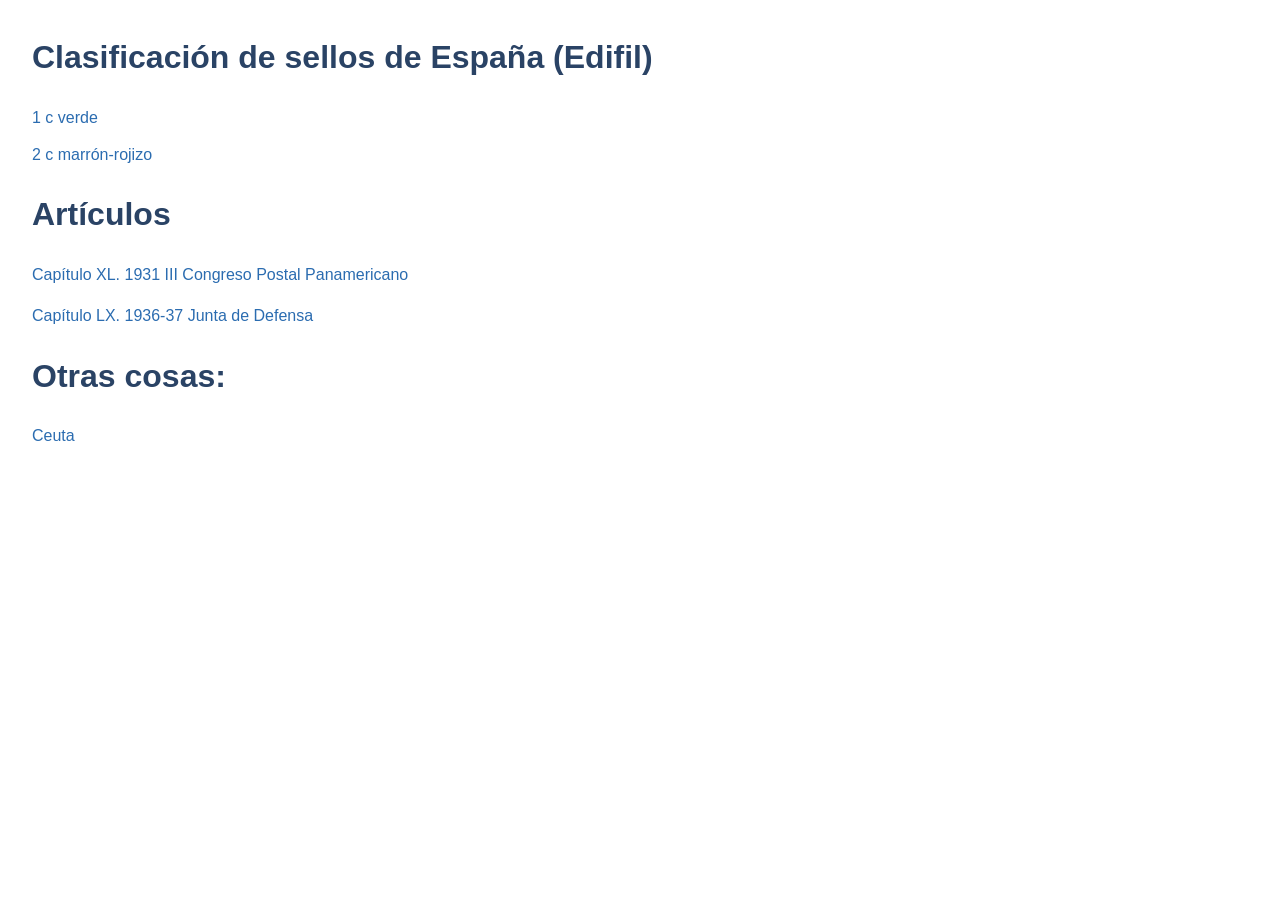
<file: index.html>
<!DOCTYPE html>
<html lang="es">
<head>
  <meta charset="UTF-8" />
  <meta name="viewport" content="width=device-width, initial-scale=1.0" />
  <title>Clasificación de sellos de España (Edifil)</title>
  <link rel="stylesheet" href="styles/main.css" />
  <link rel="stylesheet" href="styles/nav.css" />
</head>
<body>
  <h1>Clasificación de sellos de España (Edifil)</h1>
  <nav>
    <ul>
      <li><a href="content/1-c-verde.html">1 c verde</a></li>
      <li><a href="content/2-c-marron-rojizo.html">2 c marrón-rojizo</a></li>
    </ul>
  </nav>
  <h1>Artículos</h1>
   <nav>
    <ul>
      <li><a href="content/IIICongreso-postal-panamericano.html">Capítulo XL. 1931 III Congreso Postal Panamericano</a></li>
    </ul>
    <ul>
      <li><a href="content/Junta-de-Defensa.html">Capítulo LX. 1936-37 Junta de Defensa</a></li>
    </ul>  
</nav>
<h1>Otras cosas:</h1>
   <nav>
    <ul>
      <li><a href="ceuta.html">Ceuta</a></li>
    </ul>
</nav>
</body>
</html>
</file>
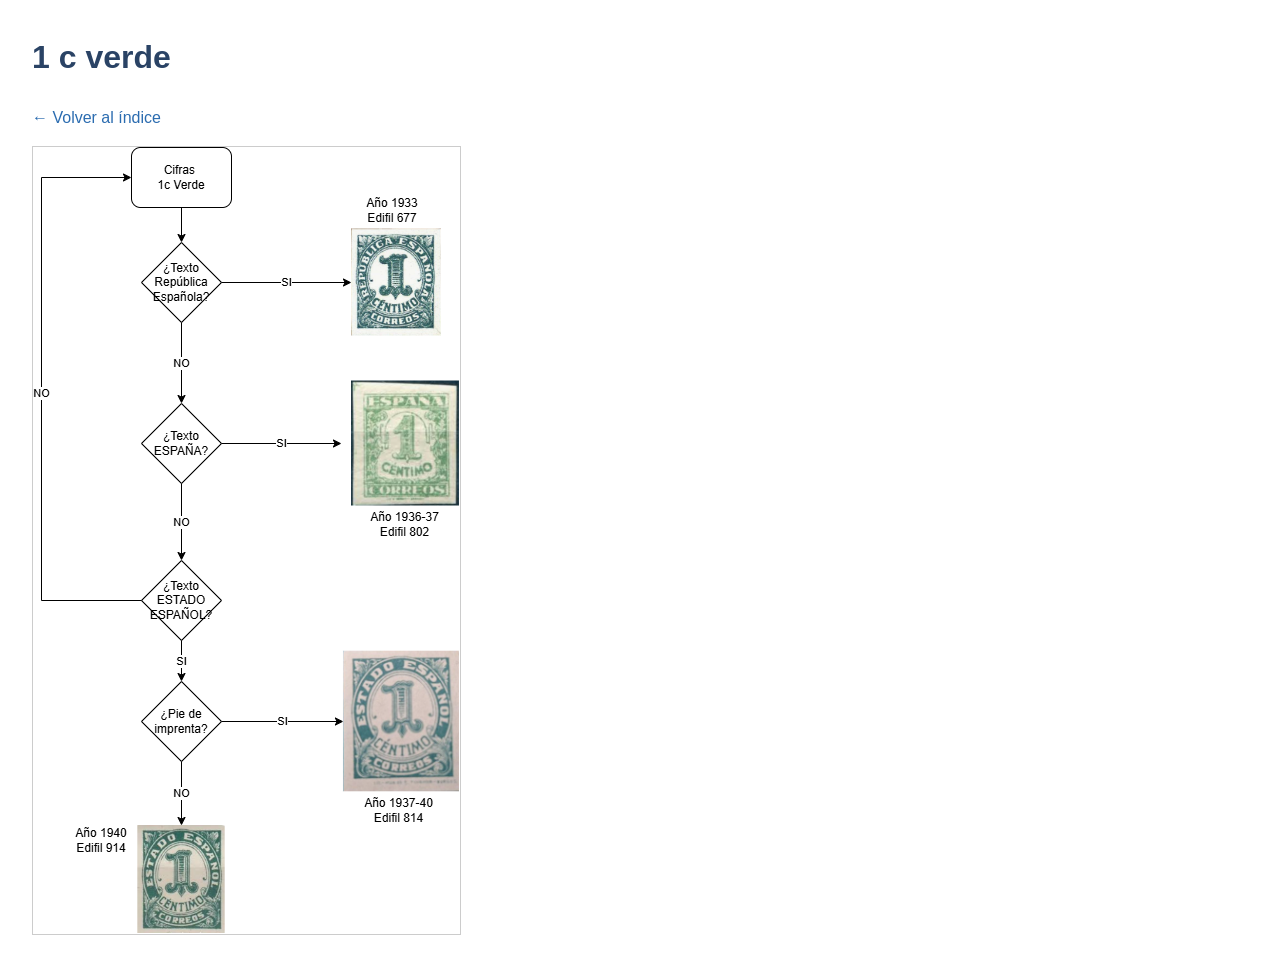
<file: content/1-c-verde.html>
<!DOCTYPE html>
<html lang="es">
<head>
  <meta charset="UTF-8" />
  <meta name="viewport" content="width=device-width, initial-scale=1.0" />
  <title>1 c verde</title>
  <link rel="stylesheet" href="../styles/main.css" />
  <link rel="stylesheet" href="../styles/gallery.css" />
</head>
<body>
  <h1>1 c verde</h1>
  <p><a href="../index.html">← Volver al índice</a></p>
  <img src="../images/wf/1cVerde.png" alt="1 c verde" draggable="false" oncontextmenu="return false;" ondragstart="return false;" />
  <script>
    document.addEventListener('contextmenu', function(event) {
      if (event.target.tagName === 'IMG') {
        event.preventDefault();
      }
    });
  </script>
</body>
</html>
</file>
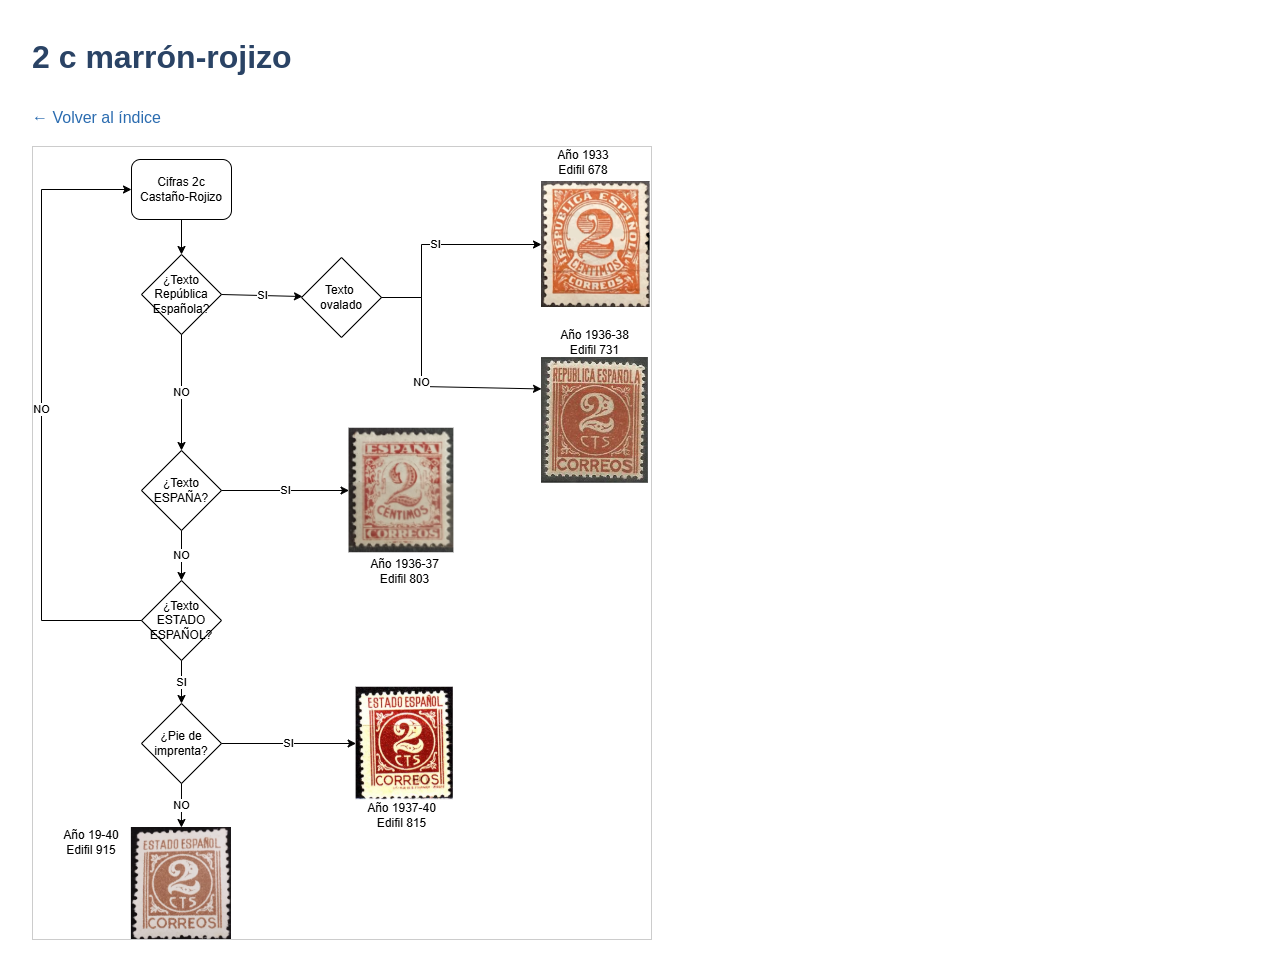
<file: content/2-c-marron-rojizo.html>
<!DOCTYPE html>
<html lang="es">
<head>
  <meta charset="UTF-8" />
  <meta name="viewport" content="width=device-width, initial-scale=1.0" />
  <title>2 c marrón-rojizo</title>
  <link rel="stylesheet" href="../styles/main.css" />
  <link rel="stylesheet" href="../styles/gallery.css" />
</head>
<body>
  <h1>2 c marrón-rojizo</h1>
  <p><a href="../index.html">← Volver al índice</a></p>
  <img src="../images/wf/2c-marron-rojizo.png" alt="2 c marrón-rojizo" draggable="false" oncontextmenu="return false;" ondragstart="return false;" />
  <script>
    document.addEventListener('contextmenu', function(event) {
      if (event.target.tagName === 'IMG') {
        event.preventDefault();
      }
    });
  </script>
</body>
</html>
</file>
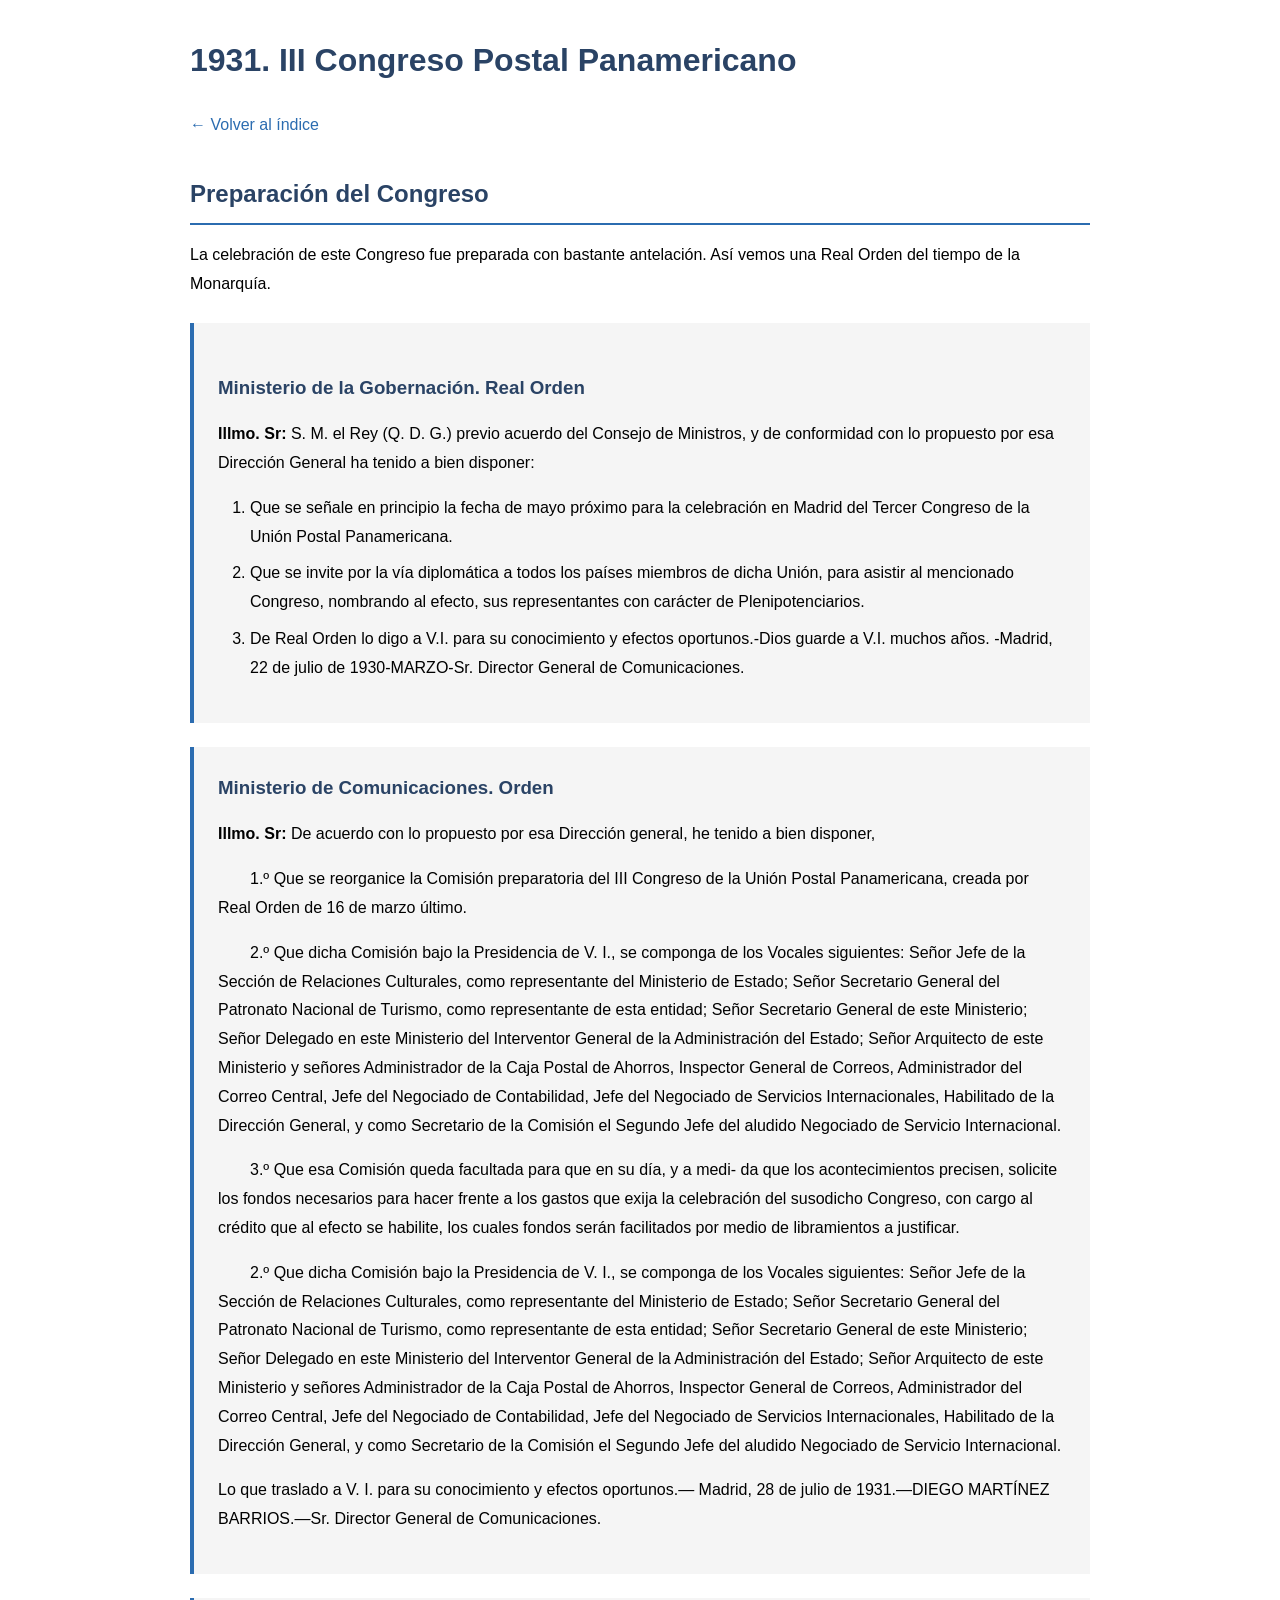
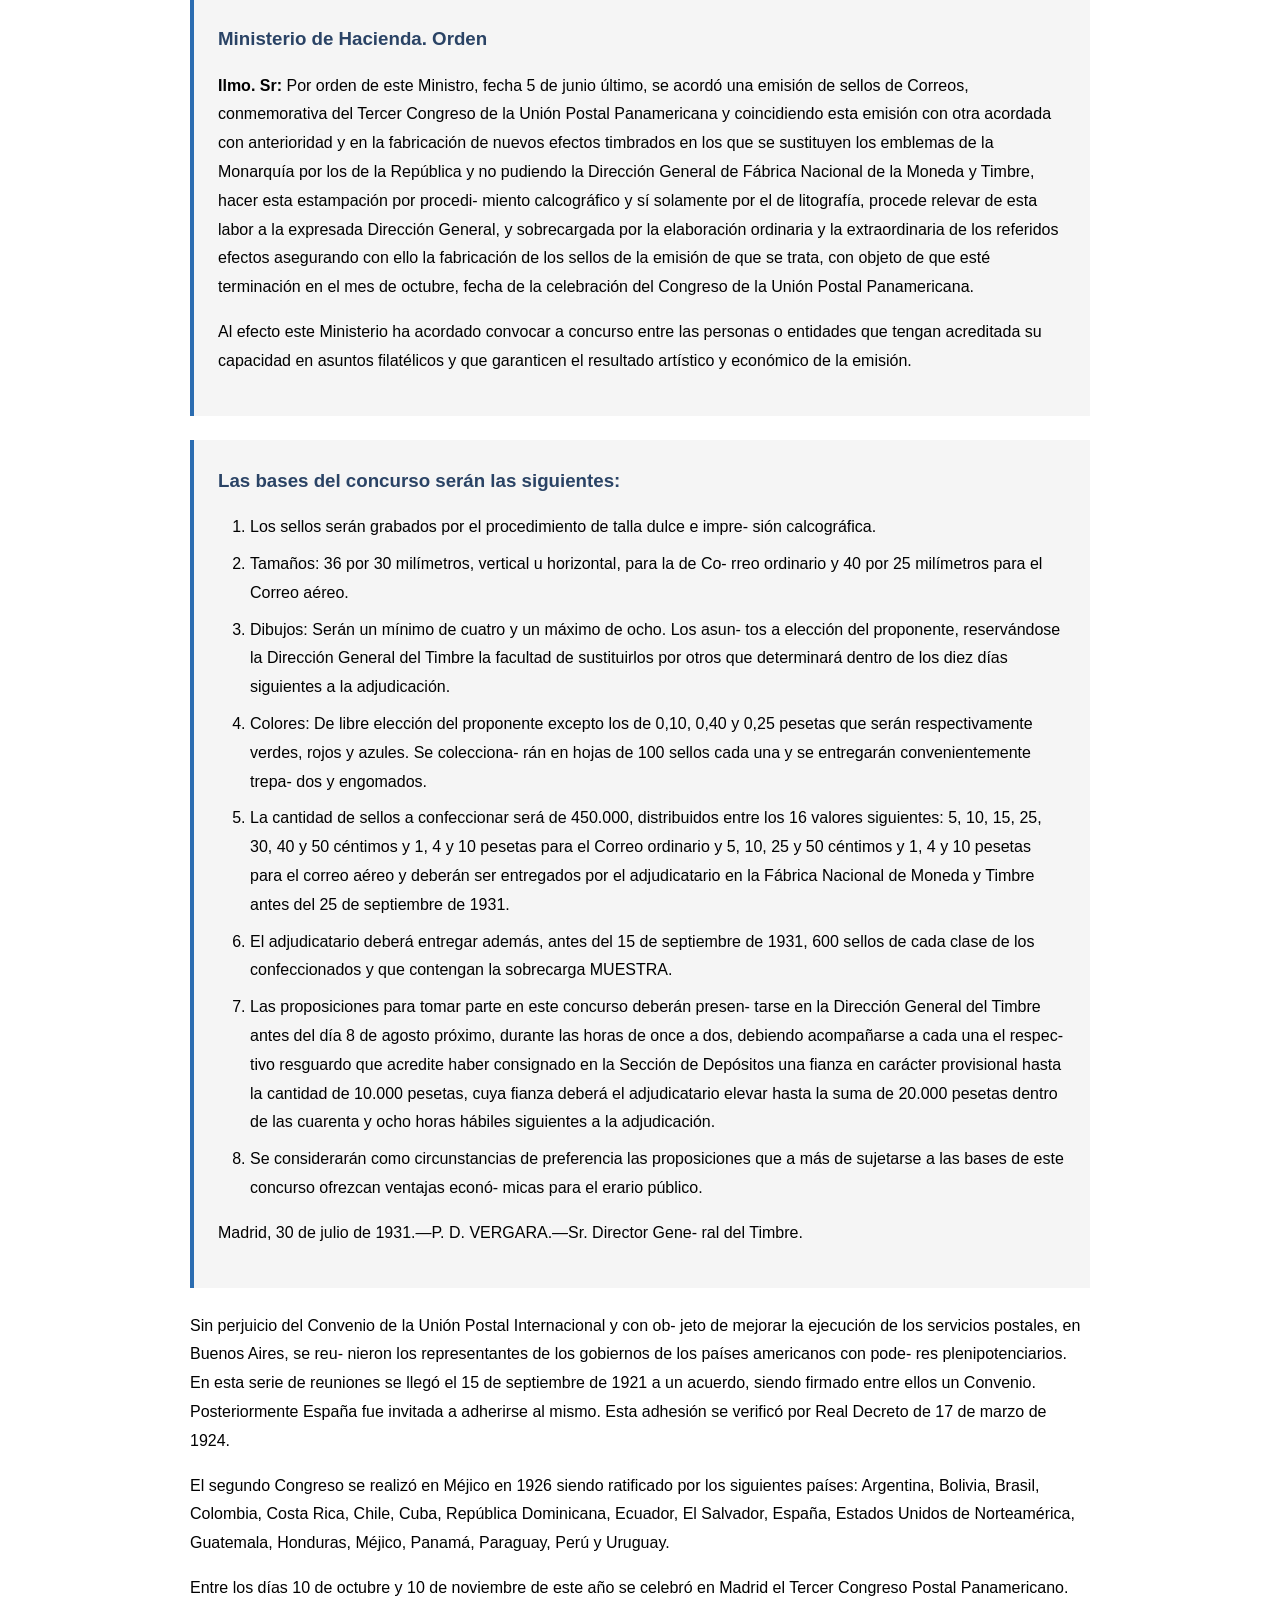
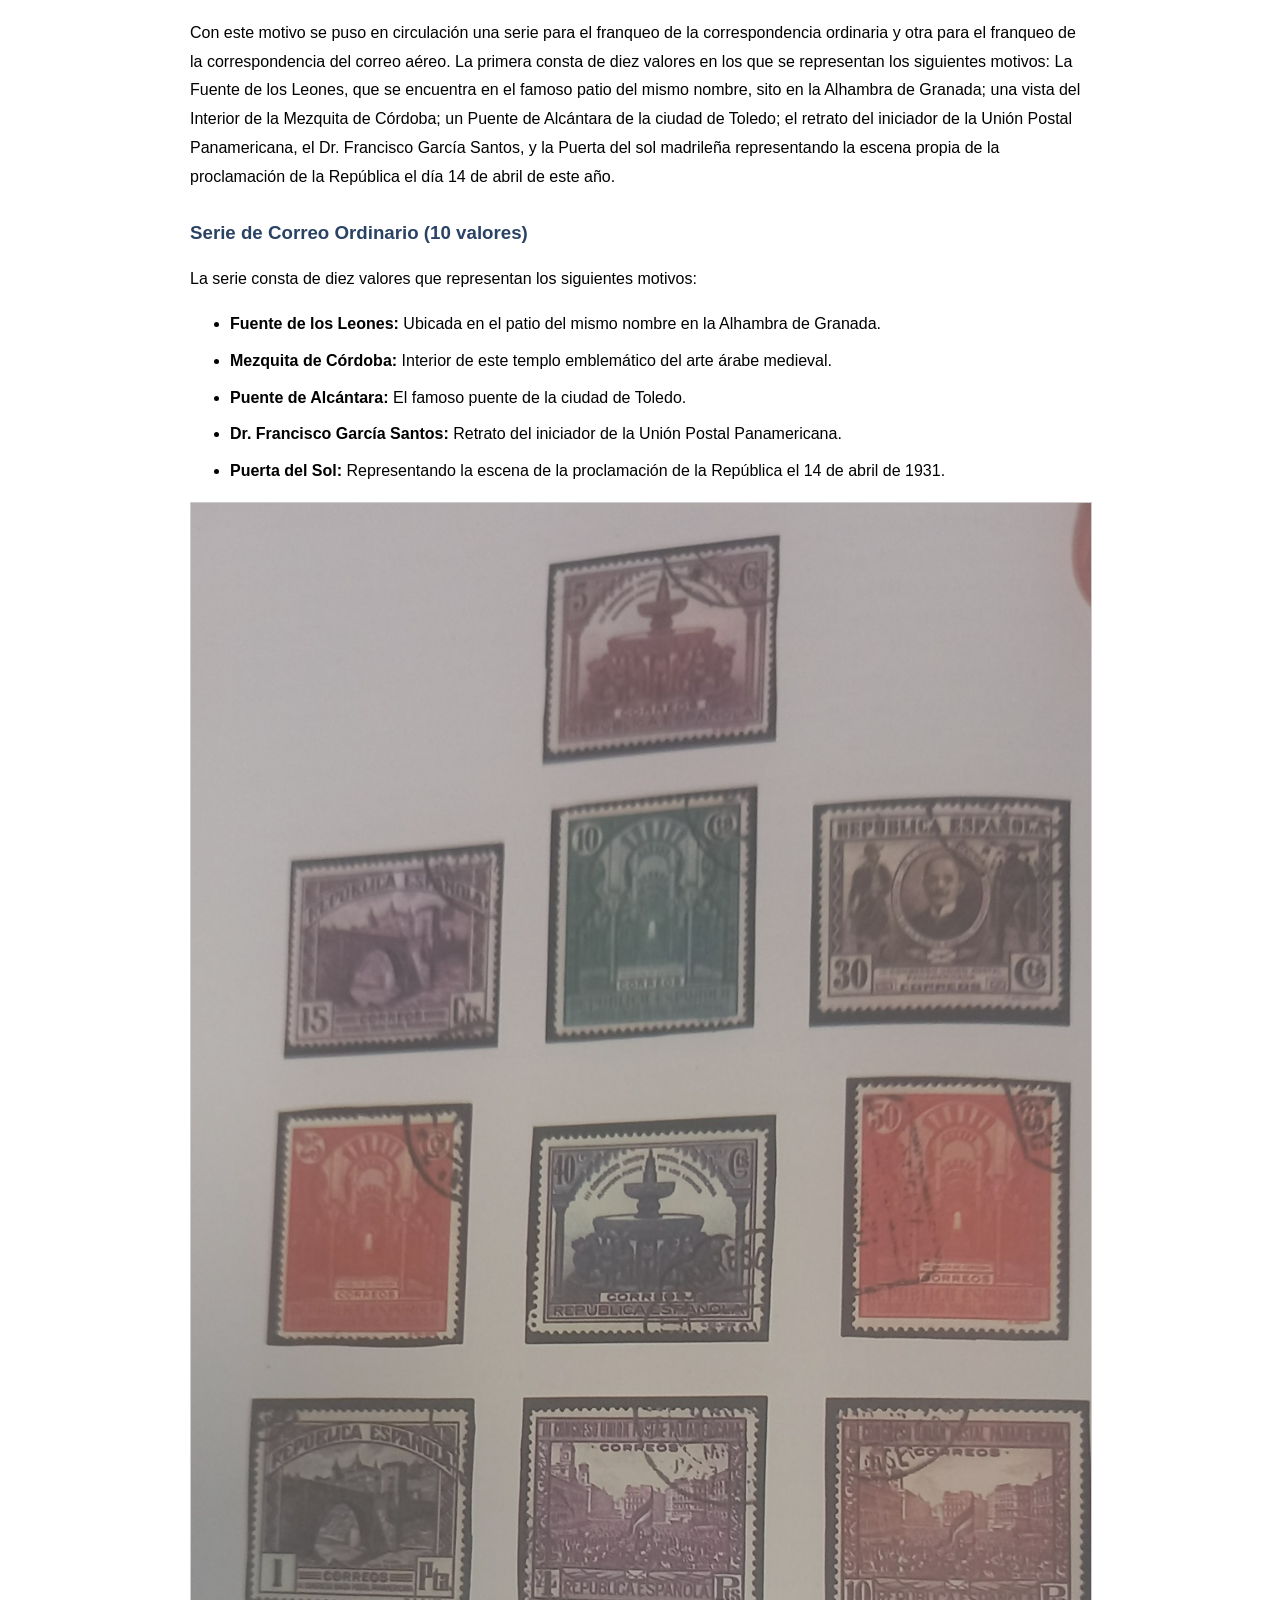
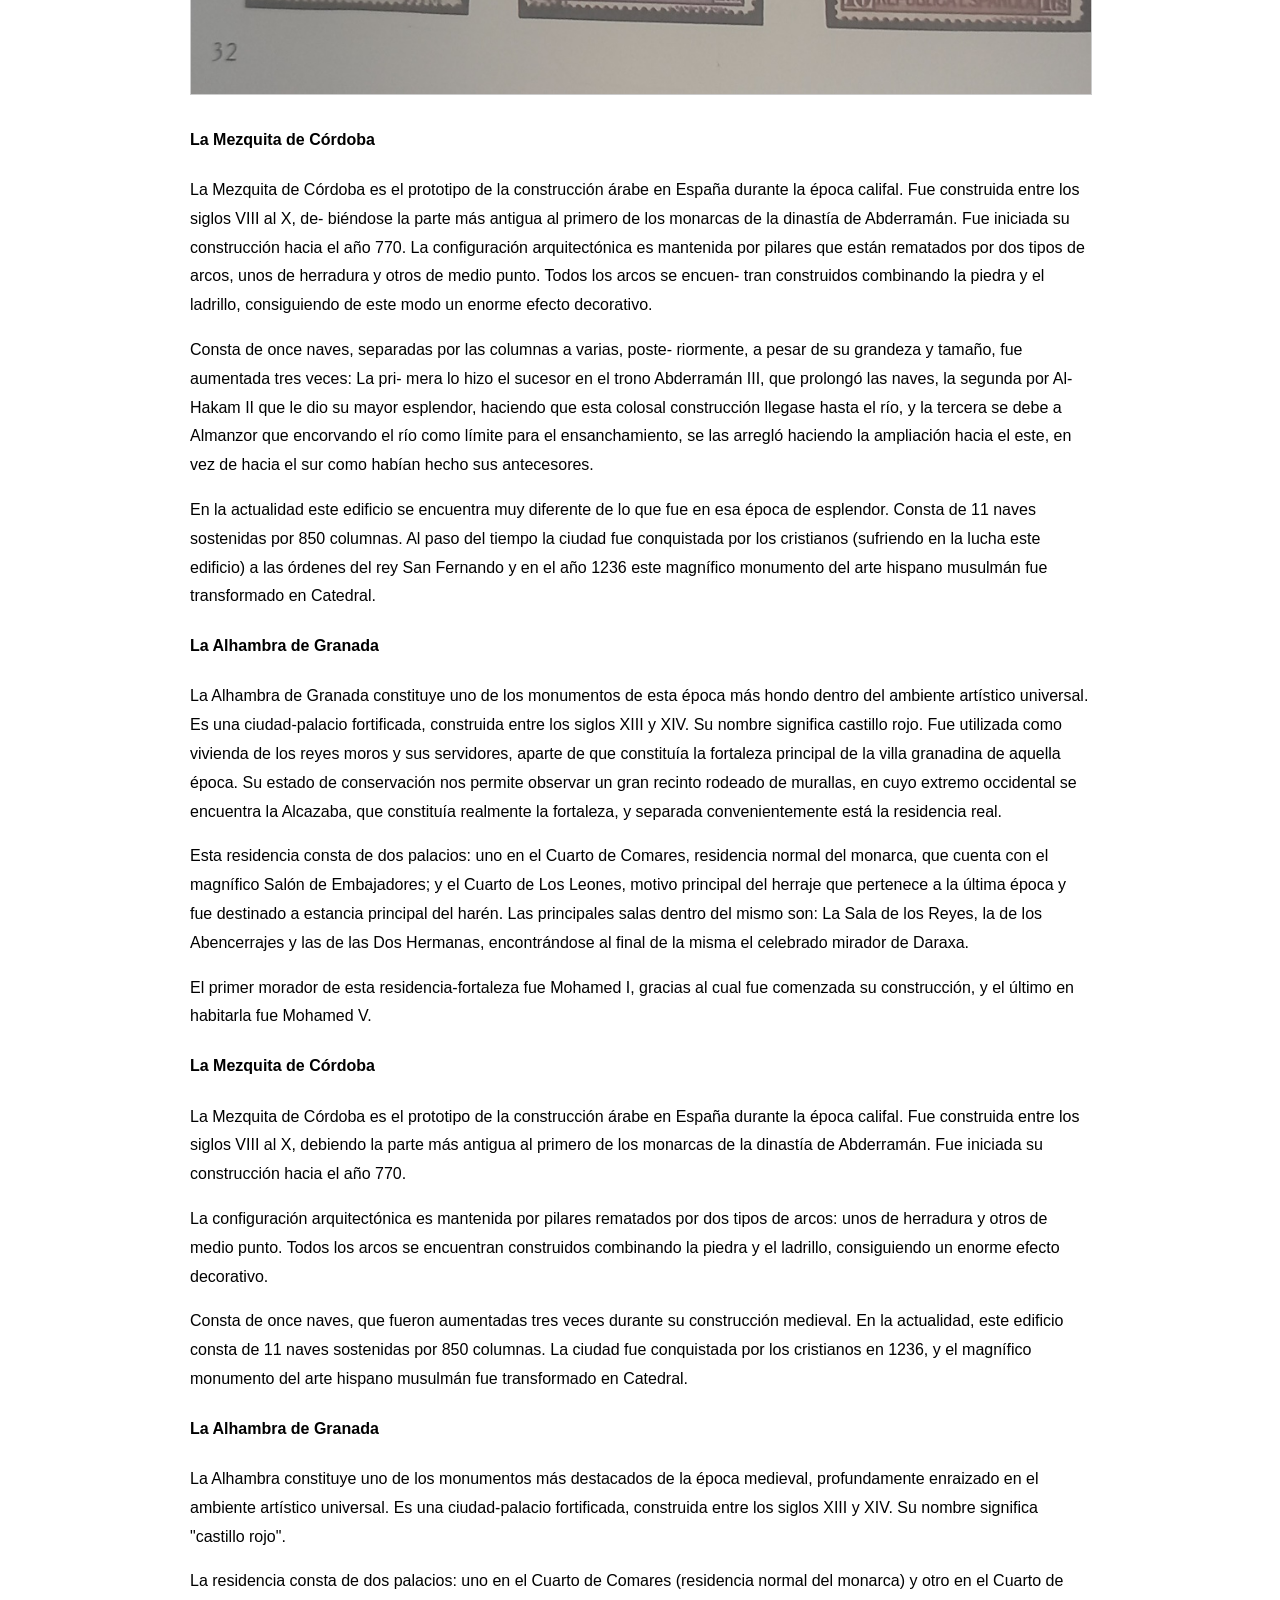
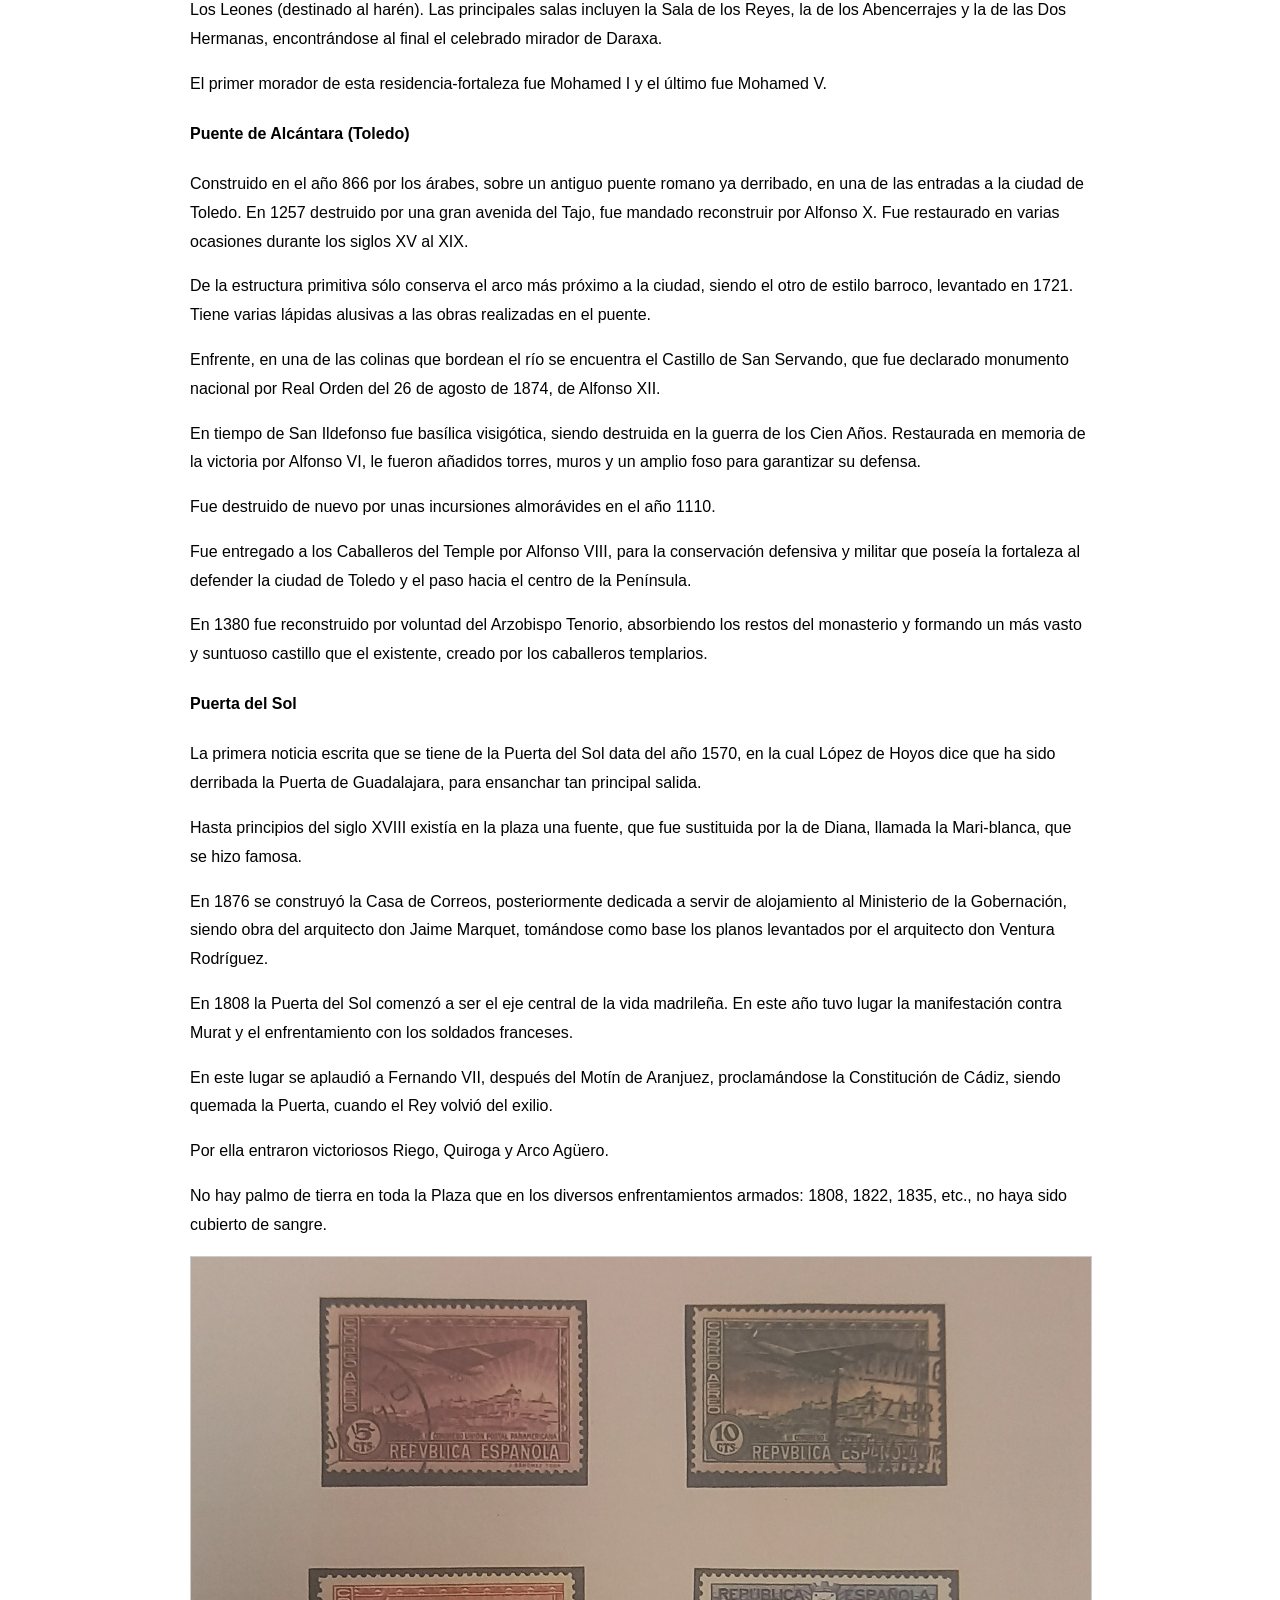
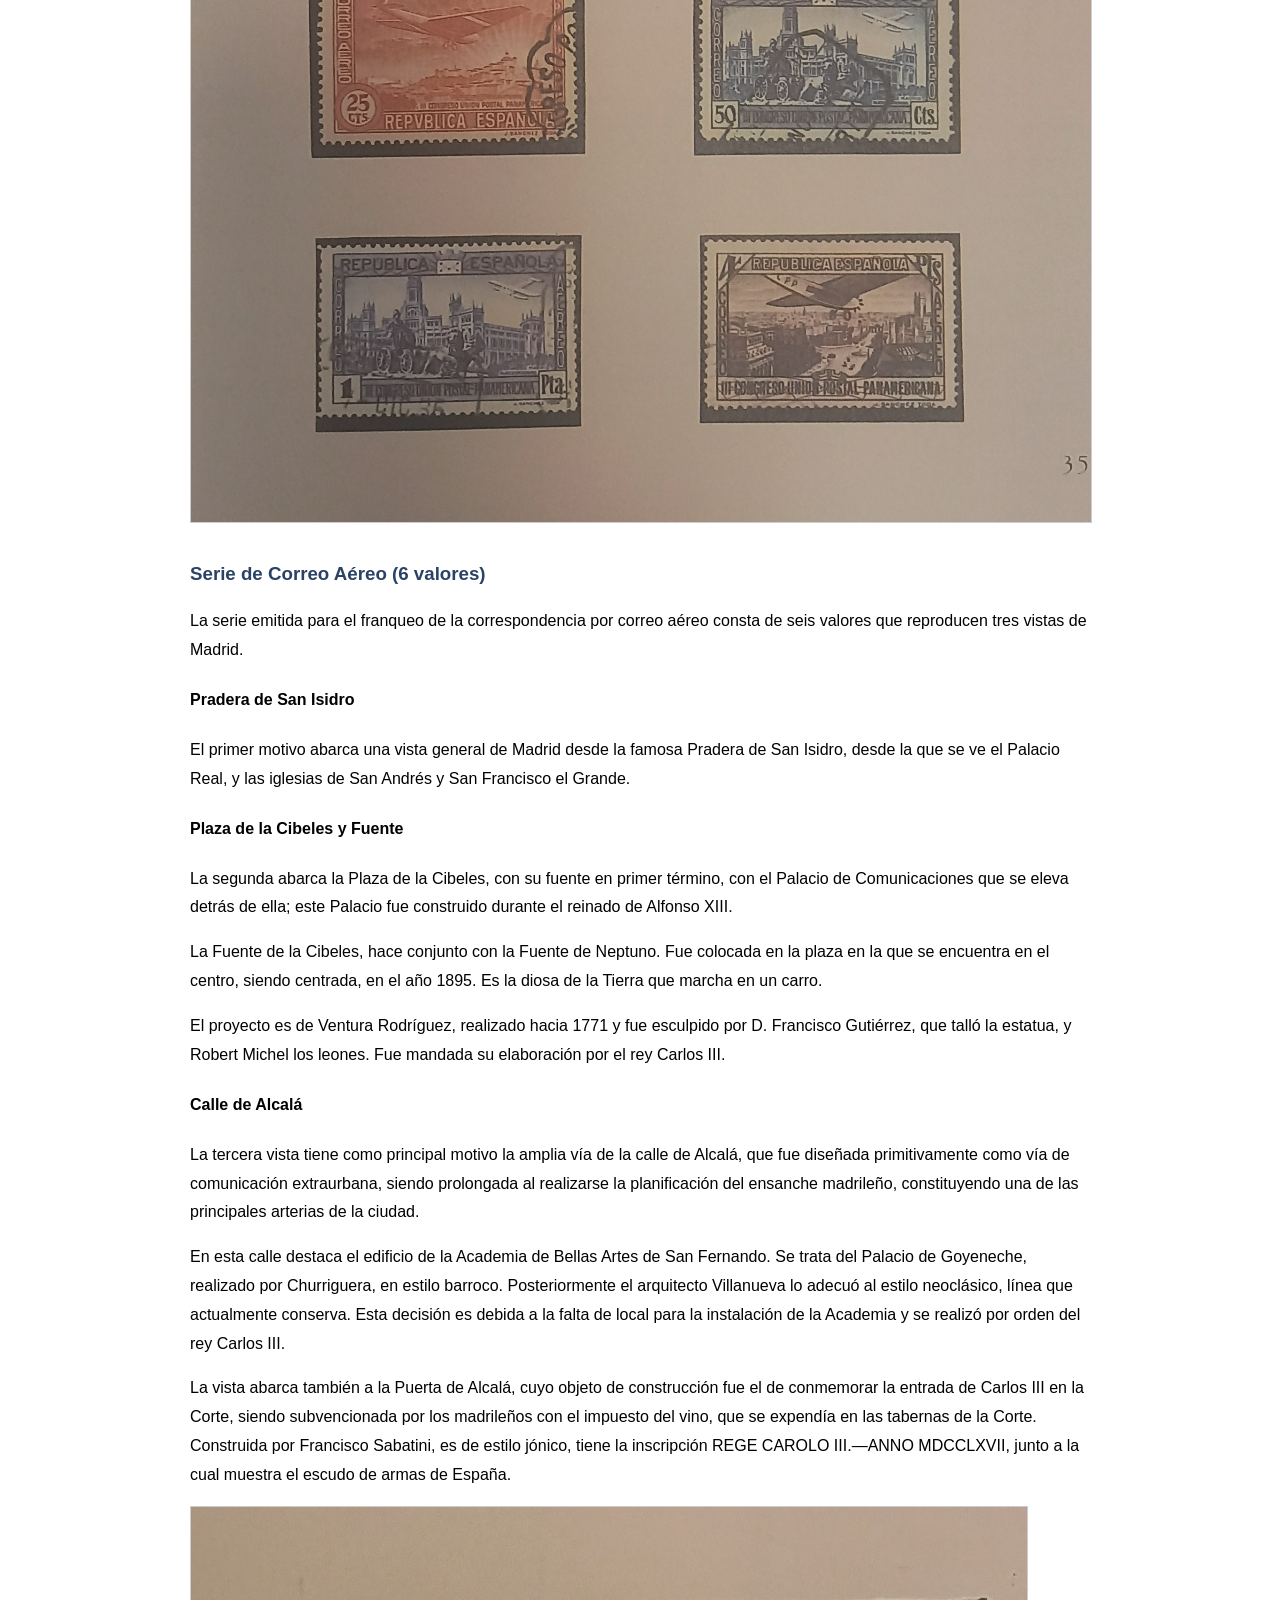
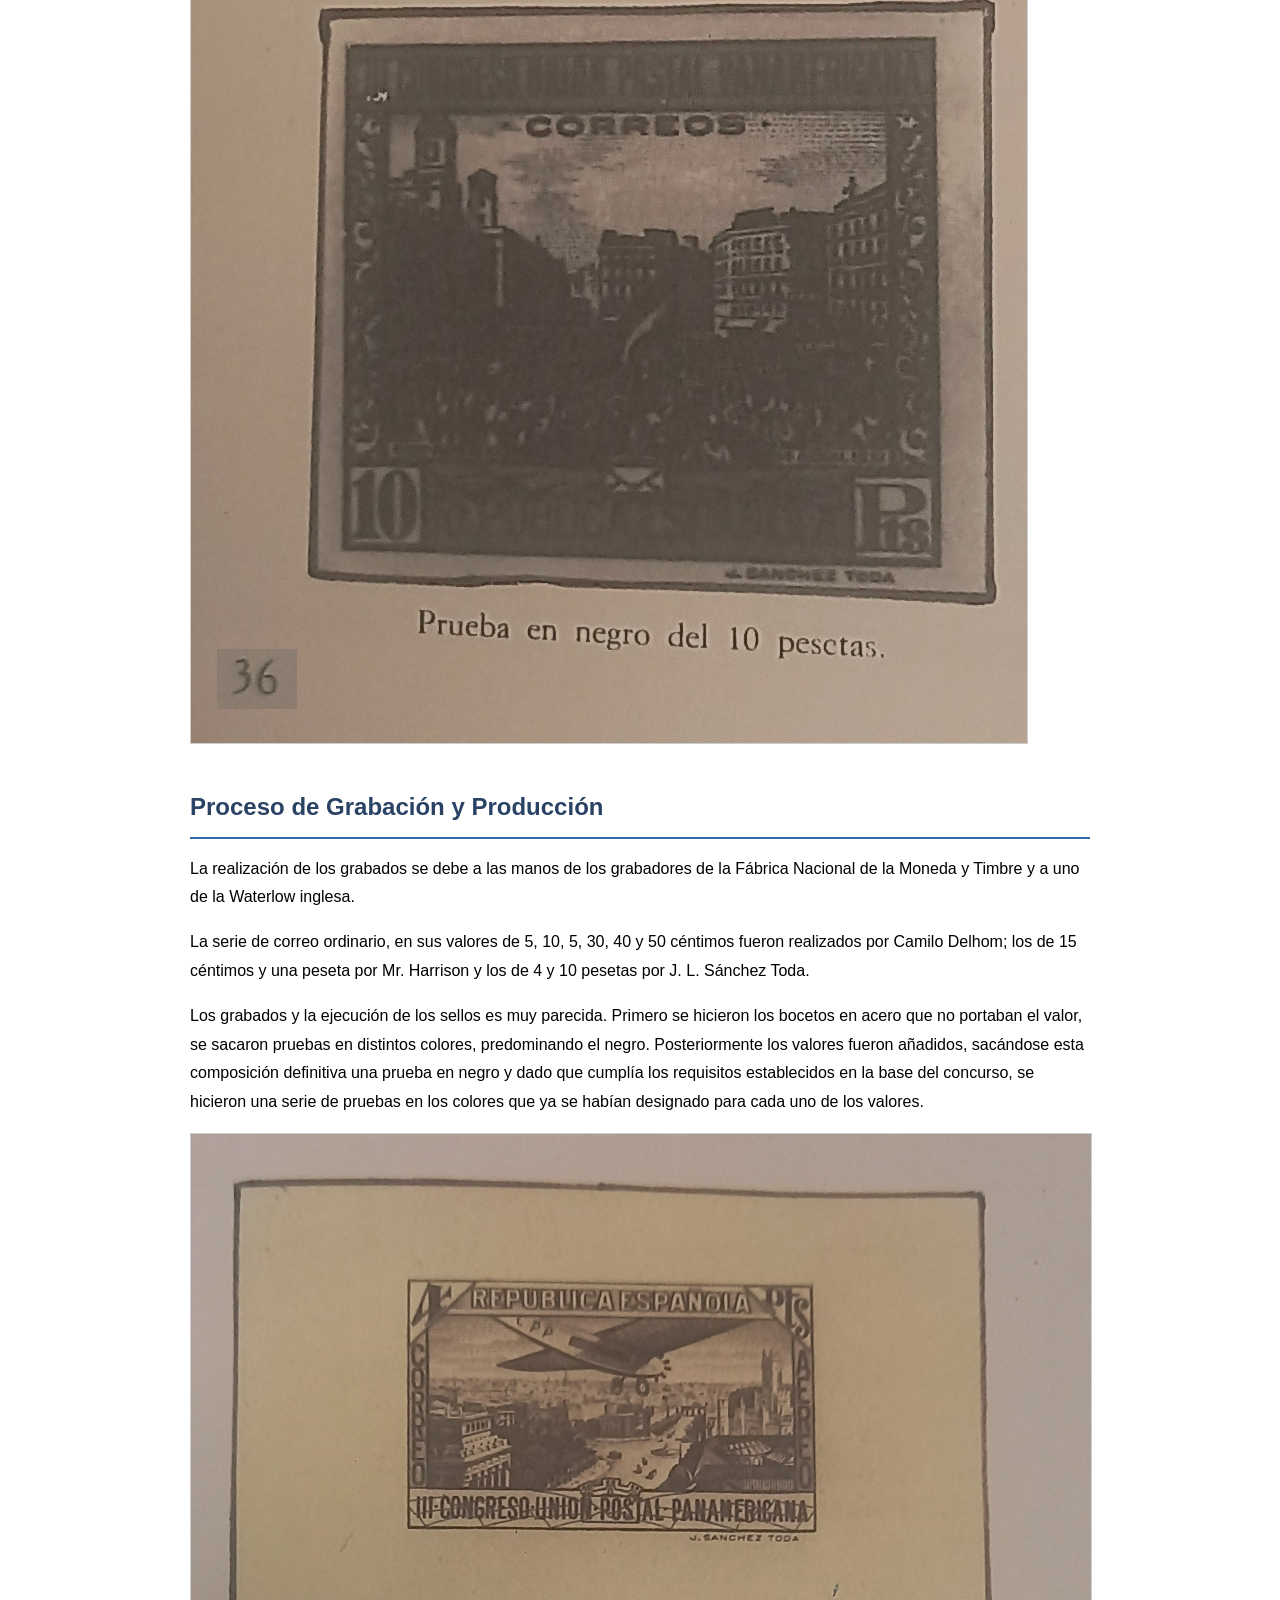
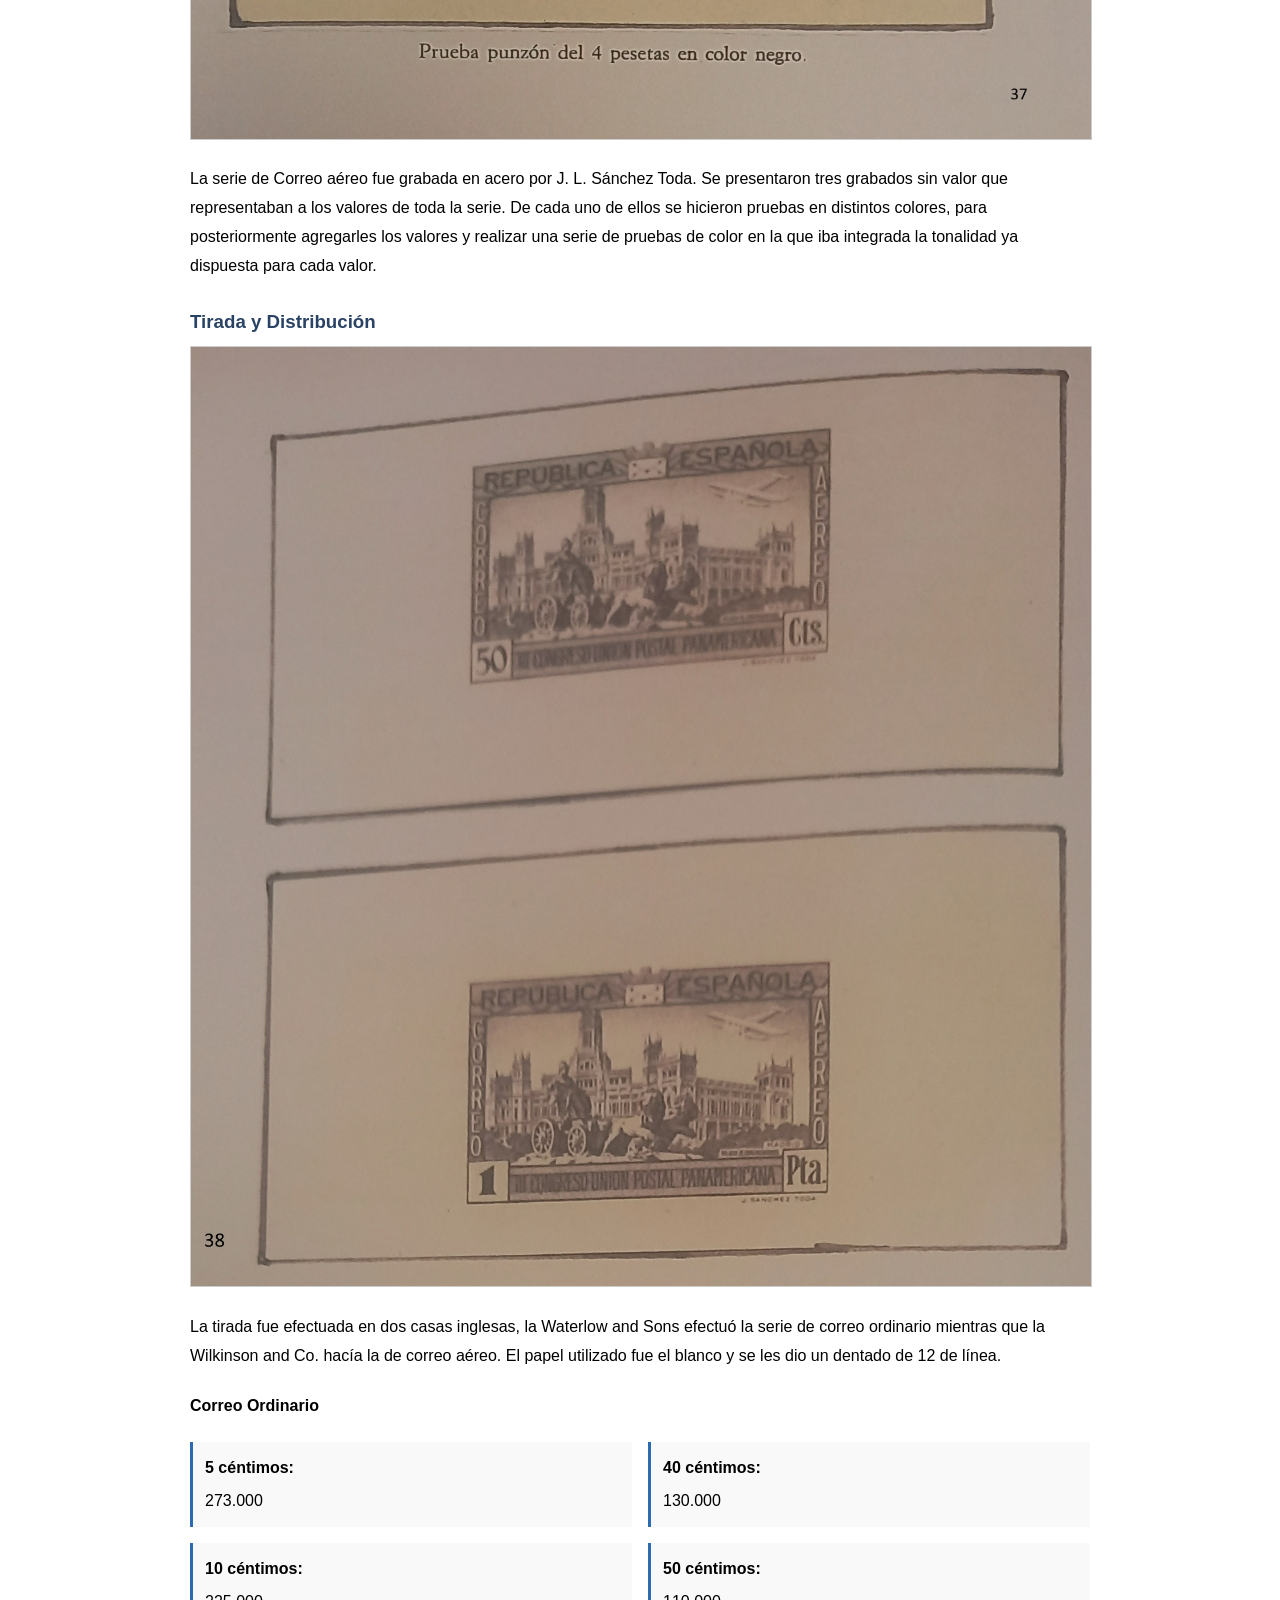
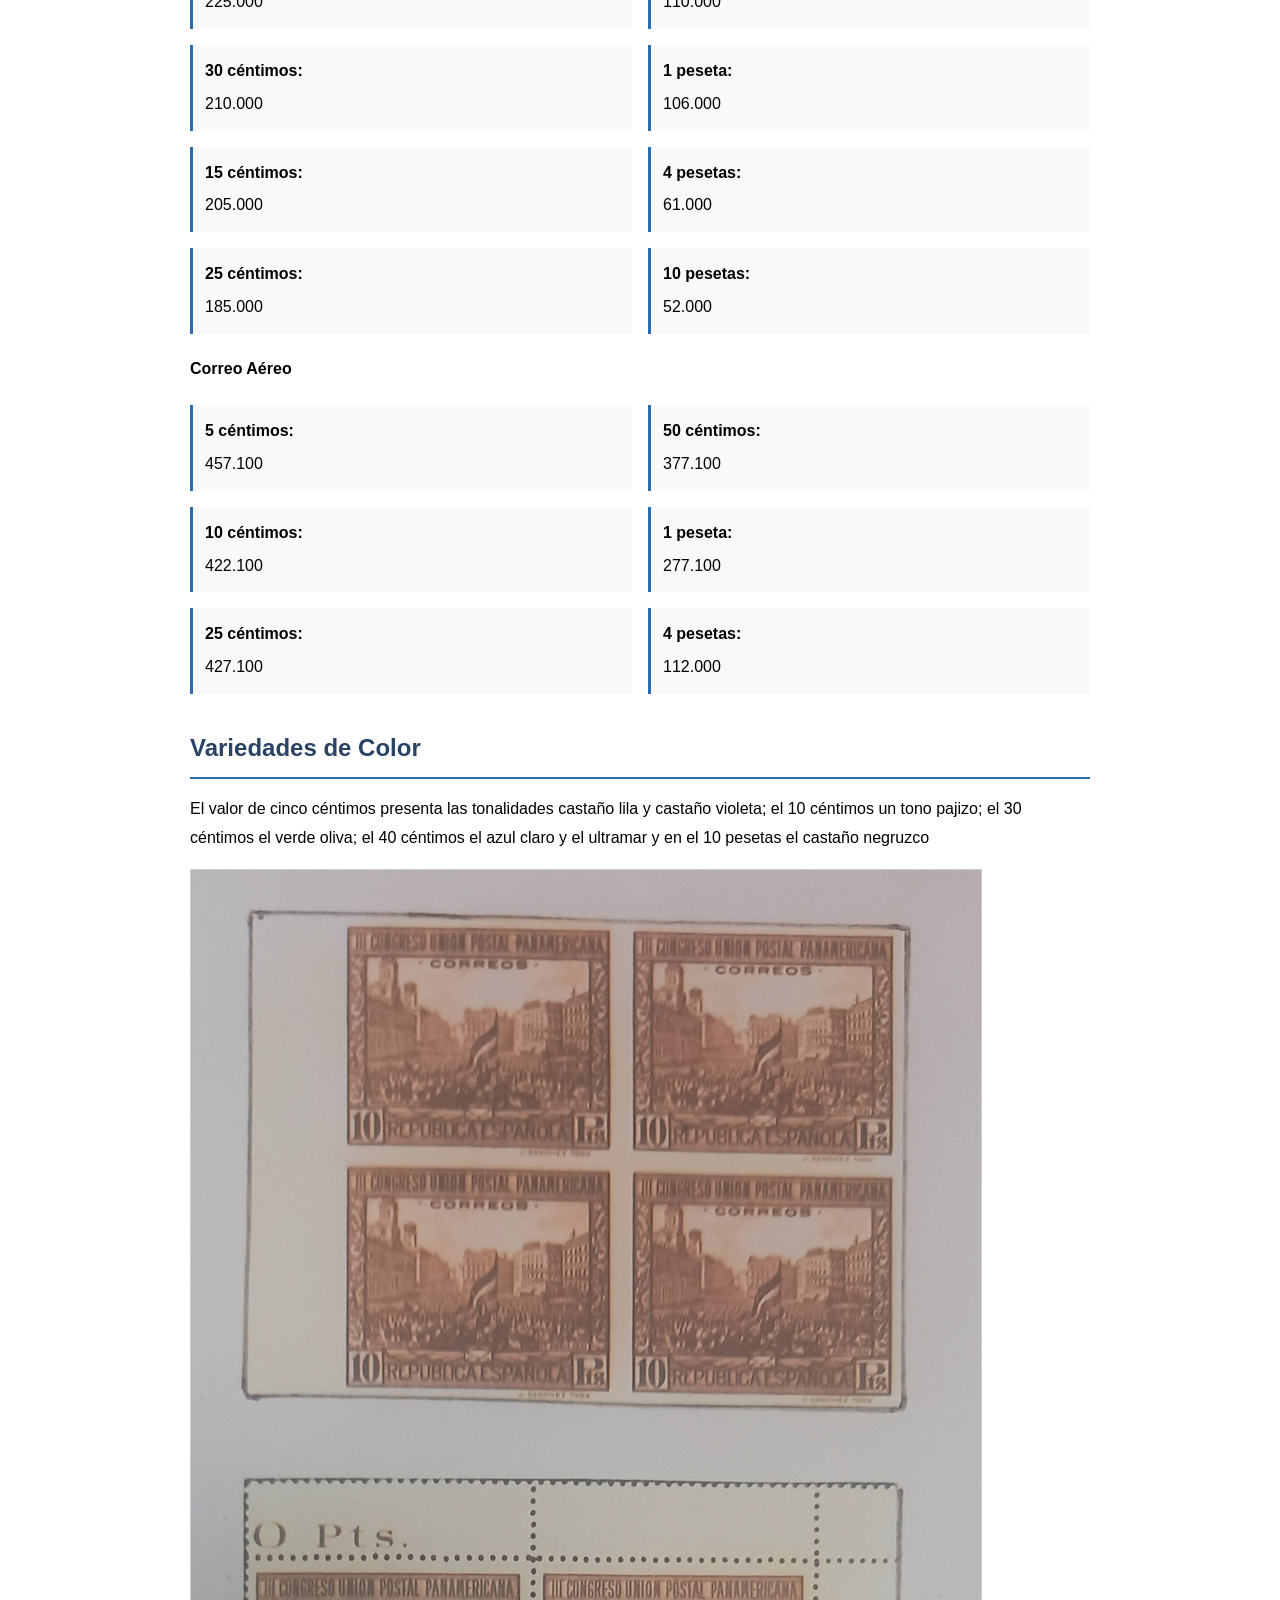
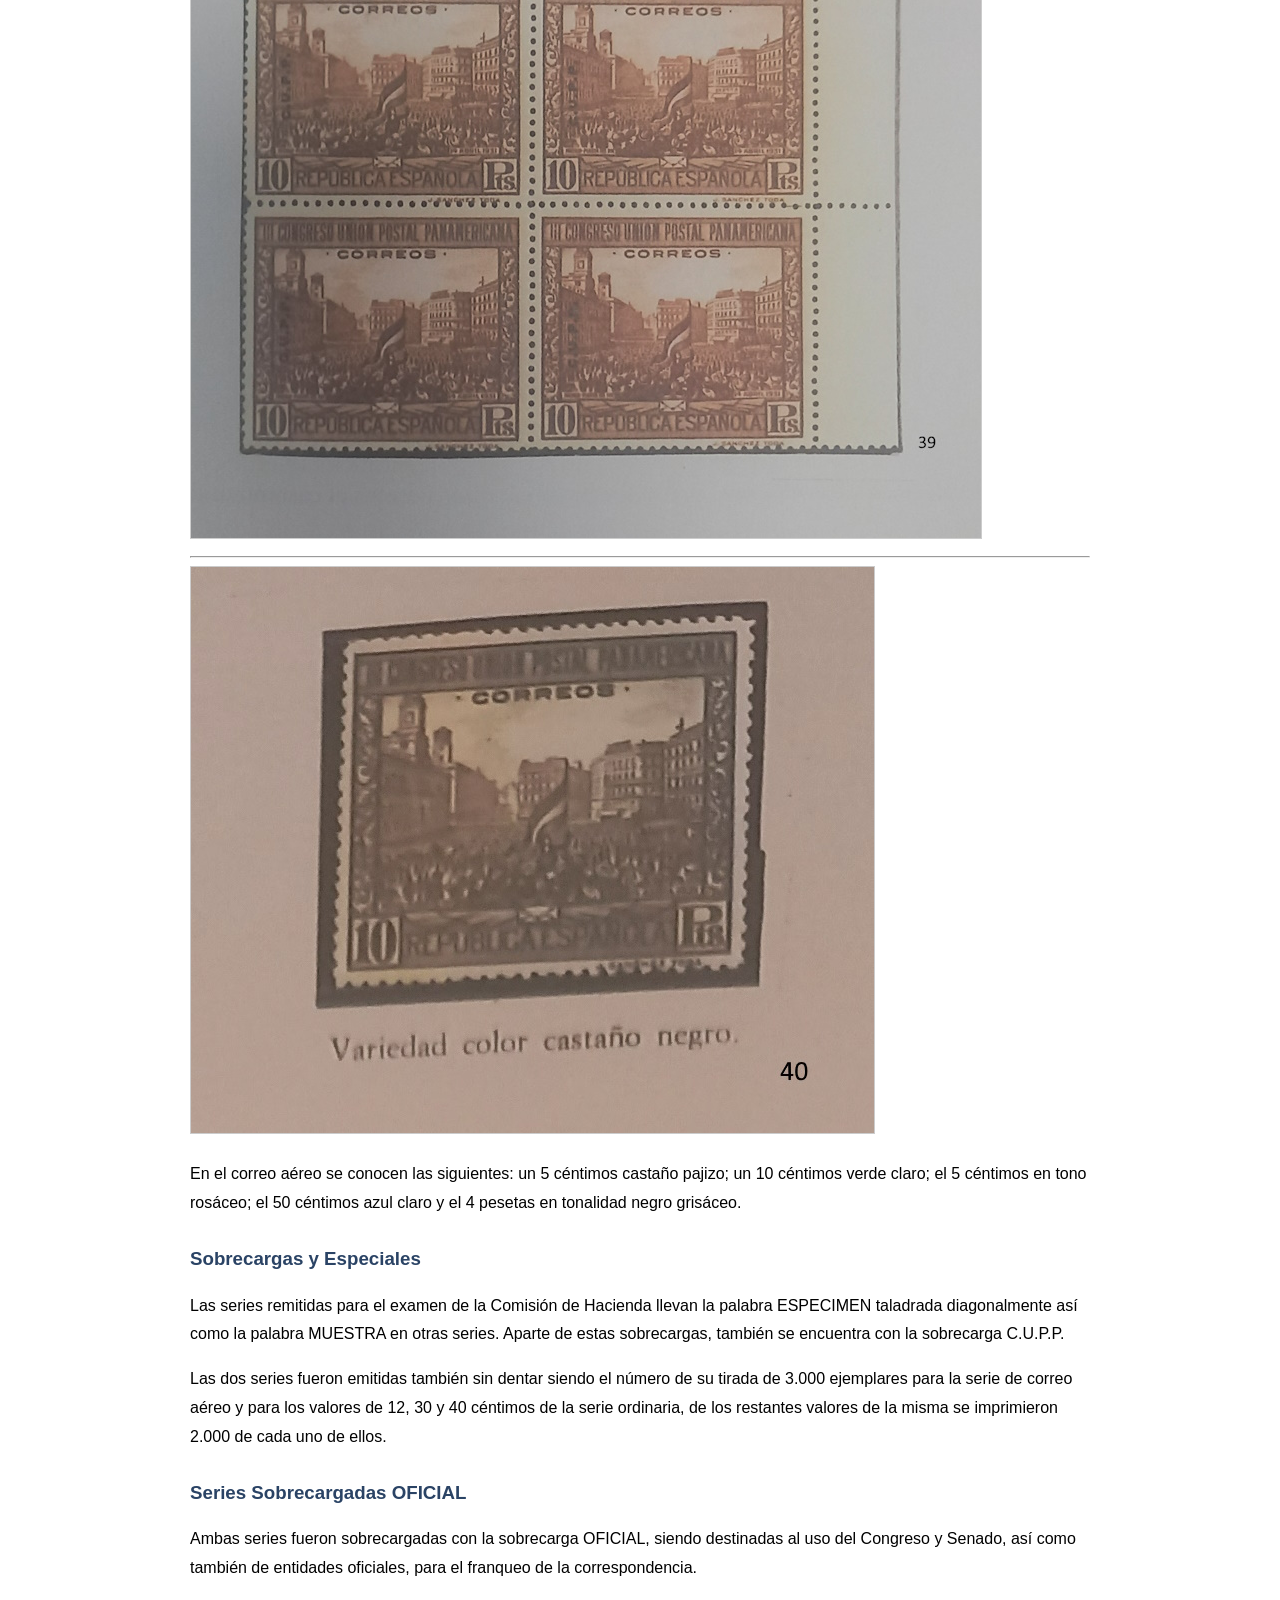
<file: content/IIICongreso-postal-panamericano.html>
<!DOCTYPE html>
<html lang="es">
<head>
  <meta charset="UTF-8" />
  <meta name="viewport" content="width=device-width, initial-scale=1.0" />
  <title>CAPÍTULO XL. 1931 III Congreso Postal Panamericano</title>
  <link rel="stylesheet" href="../styles/main.css" />
  <link rel="stylesheet" href="../styles/gallery.css" />
  <style>
    .documento { max-width: 900px; margin: 0 auto; line-height: 1.8; }
    h2 { margin-top: 2rem; margin-bottom: 1rem; color: #2a4365; border-bottom: 2px solid #2b6cb0; padding-bottom: 0.5rem; }
    h3 { margin-top: 1.5rem; margin-bottom: 0.5rem; color: #2a4365; }
    .real-orden, .ministerio-orden { background-color: #f5f5f5; padding: 1.5rem; margin: 1.5rem 0; border-left: 4px solid #2b6cb0; }
    .ministerio-orden h3 { margin-top: 0; }
    ol { padding-left: 2rem; }
    li { margin: 0.5rem 0; }
    table { width: 100%; border-collapse: collapse; margin: 1.5rem 0; }
    th, td { padding: 0.75rem; text-align: left; border-bottom: 1px solid #ddd; }
    th { background-color: #f5f5f5; font-weight: bold; }
    .tirada-table { display: grid; grid-template-columns: 1fr 1fr; gap: 1rem; margin: 1rem 0; }
    .tirada-item { background-color: #f9f9f9; padding: 0.75rem; border-left: 3px solid #2b6cb0; }
    .tirada-item strong { display: block; margin-bottom: 0.25rem; }
    .columna-doble { column-count: 2; column-gap: 2rem; }
  </style>
</head>
<body>
  <div class="documento">
    <h1>1931. III Congreso Postal Panamericano</h1>
    <p><a href="../index.html">← Volver al índice</a></p>
    
    <h2>Preparación del Congreso</h2>
    <p>La celebración de este Congreso fue preparada con bastante antelación. Así vemos una Real Orden del tiempo de la Monarquía.</p>
    
    <div class="real-orden">
      <h3>Ministerio de la Gobernación. Real Orden</h3>
      <p><strong>Illmo. Sr:</strong> S. M. el Rey (Q. D. G.) previo acuerdo del Consejo de Ministros, y de conformidad con lo propuesto por esa Dirección General ha tenido a bien disponer:</p>
      <ol>
        <li>Que se señale en principio la fecha de mayo próximo para la celebración en Madrid del Tercer Congreso de la Unión Postal Panamericana.</li>
        <li>Que se invite por la vía diplomática a todos los países miembros de dicha Unión, para asistir al mencionado Congreso, nombrando al efecto, sus representantes con carácter de Plenipotenciarios.</li>
        <li>De Real Orden lo digo a V.I. para su conocimiento y efectos oportunos.-Dios guarde a V.I. muchos años. -Madrid, 22 de julio de 1930-MARZO-Sr. Director General de Comunicaciones.</li>
      </ol>
    </div>

    <div class="ministerio-orden">
      <h3>Ministerio de Comunicaciones. Orden</h3>
      <p><strong>Illmo. Sr:</strong> De acuerdo con lo propuesto por esa Dirección general, he tenido a bien disponer,</p>
      <p>  1.º Que se reorganice la Comisión preparatoria del III Congreso de la Unión Postal Panamericana, creada por Real Orden de 16 de marzo último.</p>
      <p>  2.º Que dicha Comisión bajo la Presidencia de V. I., se componga de los Vocales siguientes: Señor Jefe de la Sección de Relaciones Culturales, como representante del Ministerio de Estado; Señor Secretario General del Patronato Nacional de Turismo, como representante de esta entidad; Señor Secretario General de este Ministerio; Señor Delegado en este Ministerio del Interventor General de la Administración del Estado; Señor Arquitecto de este Ministerio y señores Administrador de la Caja Postal de Ahorros, Inspector
General de Correos, Administrador del Correo Central, Jefe del Negociado de
Contabilidad, Jefe del Negociado de Servicios Internacionales, Habilitado de
la Dirección General, y como Secretario de la Comisión el Segundo Jefe del
aludido Negociado de Servicio Internacional.</p>
<p>  3.º Que esa Comisión queda facultada para que en su día, y a medi-
da que los acontecimientos precisen, solicite los fondos necesarios para hacer frente a los gastos que exija la celebración del susodicho Congreso, con cargo al crédito que al efecto se habilite, los cuales fondos serán facilitados por medio de libramientos a justificar.</p>
<p>  2.º Que dicha Comisión bajo la Presidencia de V. I., se componga de los Vocales siguientes: Señor Jefe de la Sección de Relaciones Culturales, como representante del Ministerio de Estado; Señor Secretario General del Patronato Nacional de Turismo, como representante de esta entidad; Señor Secretario General de este Ministerio; Señor Delegado en este Ministerio del Interventor General de la Administración del Estado; Señor Arquitecto de este Ministerio y señores Administrador de la Caja Postal de Ahorros, Inspector
General de Correos, Administrador del Correo Central, Jefe del Negociado de
Contabilidad, Jefe del Negociado de Servicios Internacionales, Habilitado de
la Dirección General, y como Secretario de la Comisión el Segundo Jefe del
aludido Negociado de Servicio Internacional.  </p>
<p>
Lo que traslado a V. I. para su conocimiento y efectos oportunos.—
Madrid, 28 de julio de 1931.—DIEGO MARTÍNEZ BARRIOS.—Sr. Director General de Comunicaciones.
 </p> </div>

    <div class="ministerio-orden">
      <h3>Ministerio de Hacienda. Orden </h3>
      <p><strong>Ilmo. Sr:</strong> Por orden de este Ministro, fecha 5 de junio último, se acordó una emisión de sellos de Correos, conmemorativa del Tercer Congreso de la Unión Postal Panamericana
y coincidiendo esta emisión con otra acordada con anterioridad y en la fabricación de nuevos efectos timbrados en los que se sustituyen los emblemas de la Monarquía por los de la República y no pudiendo la Dirección General de
Fábrica Nacional de la Moneda y Timbre, hacer esta estampación por procedi-
miento calcográfico y sí solamente por el de litografía, procede relevar de esta
labor a la expresada Dirección General, y sobrecargada por la elaboración
ordinaria y la extraordinaria de los referidos efectos asegurando con ello la
fabricación de los sellos de la emisión de que se trata, con objeto de que esté
terminación en el mes de octubre, fecha de la celebración del Congreso de la
Unión Postal Panamericana.
</p>
<p>Al efecto este Ministerio ha acordado convocar a concurso entre las
personas o entidades que tengan acreditada su capacidad en asuntos filatélicos y que garanticen el resultado artístico y económico de la emisión.</p>
</div>
<div class="ministerio-orden">      
      <h3>Las bases del concurso serán las siguientes:</h3>
      <ol>
        <li>Los sellos serán grabados por el procedimiento de talla dulce e impre-
sión calcográfica.</li>
<li>Tamaños: 36 por 30 milímetros, vertical u horizontal, para la de Co-
rreo ordinario y 40 por 25 milímetros para el Correo aéreo.</li>
<li>Dibujos: Serán un mínimo de cuatro y un máximo de ocho. Los asun-
tos a elección del proponente, reservándose la Dirección General del Timbre
la facultad de sustituirlos por otros que determinará dentro de los diez días
siguientes a la adjudicación.</li>
<li>Colores: De libre elección del proponente excepto los de 0,10, 0,40 y
0,25 pesetas que serán respectivamente verdes, rojos y azules. Se colecciona-
rán en hojas de 100 sellos cada una y se entregarán convenientemente trepa-
dos y engomados.</li>

        <li>La cantidad de sellos a confeccionar será de 450.000, distribuidos
entre los 16 valores siguientes: 5, 10, 15, 25, 30, 40 y 50 céntimos y 1, 4 y
10 pesetas para el Correo ordinario y 5, 10, 25 y 50 céntimos y 1, 4 y 10
pesetas para el correo aéreo y deberán ser entregados por el adjudicatario en
la Fábrica Nacional de Moneda y Timbre antes del 25 de septiembre de
1931.</li>
        <li>El adjudicatario deberá entregar además, antes del 15 de septiembre
de 1931, 600 sellos de cada clase de los confeccionados y que contengan la
sobrecarga MUESTRA.</li>
        <li>Las proposiciones para tomar parte en este concurso deberán presen-
tarse en la Dirección General del Timbre antes del día 8 de agosto próximo,
durante las horas de once a dos, debiendo acompañarse a cada una el respec-
tivo resguardo que acredite haber consignado en la Sección de Depósitos una
fianza en carácter provisional hasta la cantidad de 10.000 pesetas, cuya fianza
deberá el adjudicatario elevar hasta la suma de 20.000 pesetas dentro de las
cuarenta y ocho horas hábiles siguientes a la adjudicación.</li>
<li>Se considerarán como circunstancias de preferencia las proposiciones
que a más de sujetarse a las bases de este concurso ofrezcan ventajas econó-
micas para el erario público.</li>
      </ol>
<p>Madrid, 30 de julio de 1931.—P. D. VERGARA.—Sr. Director Gene-
ral del Timbre.</p>
    </div>


<p>Sin perjuicio del Convenio de la Unión Postal Internacional y con ob-
jeto de mejorar la ejecución de los servicios postales, en Buenos Aires, se reu-
nieron los representantes de los gobiernos de los países americanos con pode-
res plenipotenciarios. En esta serie de reuniones se llegó el 15 de septiembre
de 1921 a un acuerdo, siendo firmado entre ellos un Convenio. Posteriormente
España fue invitada a adherirse al mismo. Esta adhesión se verificó por Real
Decreto de 17 de marzo de 1924.</p>
<p>El segundo Congreso se realizó en Méjico en 1926 siendo ratificado
por los siguientes países: Argentina, Bolivia, Brasil, Colombia, Costa Rica,
Chile, Cuba, República Dominicana, Ecuador, El Salvador, España, Estados
Unidos de Norteamérica, Guatemala, Honduras, Méjico, Panamá, Paraguay,
Perú y Uruguay.</p>
<p>Entre los días 10 de octubre y 10 de noviembre de este año se celebró en Madrid el Tercer Congreso Postal Panamericano.</p>
   <p>Con este motivo se puso en circulación una serie para el franqueo de
la correspondencia ordinaria y otra para el franqueo de la correspondencia del
correo aéreo. La primera consta de diez valores en los que se representan los
siguientes motivos: La Fuente de los Leones, que se encuentra en el famoso
patio del mismo nombre, sito en la Alhambra de Granada; una vista del Interior de la Mezquita de Córdoba; un Puente de Alcántara de la ciudad de Toledo; el retrato del iniciador de la Unión Postal Panamericana, el Dr. Francisco
García Santos, y la Puerta del sol madrileña representando la escena propia
de la proclamación de la República el día 14 de abril de este año.</p>
<h3>Serie de Correo Ordinario (10 valores)</h3>
    <p>La serie consta de diez valores que representan los siguientes motivos:</p>
    <ul>
      <li><strong>Fuente de los Leones:</strong> Ubicada en el patio del mismo nombre en la Alhambra de Granada.</li>
      <li><strong>Mezquita de Córdoba:</strong> Interior de este templo emblemático del arte árabe medieval.</li>
      <li><strong>Puente de Alcántara:</strong> El famoso puente de la ciudad de Toledo.</li>
      <li><strong>Dr. Francisco García Santos:</strong> Retrato del iniciador de la Unión Postal Panamericana.</li>
      <li><strong>Puerta del Sol:</strong> Representando la escena de la proclamación de la República el 14 de abril de 1931.</li>
    </ul>
    <img src="../images/IIIPanamericana/20260302_181843-pag32-sellos-panamericana.jpg" alt="Sellos del III Congreso Postal Panamericano" draggable="false" oncontextmenu="return false;" ondragstart="return false;" />
    
 
 <h4>La Mezquita de Córdoba</h4>
<p>La Mezquita de Córdoba es el prototipo de la construcción árabe en
España durante la época califal. Fue construida entre los siglos VIII al X, de-
biéndose la parte más antigua al primero de los monarcas de la dinastía de
Abderramán. Fue iniciada su construcción hacia el año 770. La configuración
arquitectónica es mantenida por pilares que están rematados por dos tipos de
arcos, unos de herradura y otros de medio punto. Todos los arcos se encuen-
tran construidos combinando la piedra y el ladrillo, consiguiendo de este modo
un enorme efecto decorativo.</p>
<p>Consta de once naves, separadas por las columnas a varias, poste-
riormente, a pesar de su grandeza y tamaño, fue aumentada tres veces: La pri-
mera lo hizo el sucesor en el trono Abderramán III, que prolongó las naves,
la segunda por Al-Hakam II que le dio su mayor esplendor, haciendo que esta
colosal construcción llegase hasta el río, y la tercera se debe a Almanzor que
encorvando el río como límite para el ensanchamiento, se las arregló haciendo
la ampliación hacia el este, en vez de hacia el sur como habían hecho sus
antecesores.</p>
<p>En la actualidad este edificio se encuentra muy diferente de lo que
fue en esa época de esplendor. Consta de 11 naves sostenidas por 850
columnas. Al paso del tiempo la ciudad fue conquistada por los cristianos
(sufriendo en la lucha este edificio) a las órdenes del rey San Fernando y en
el año 1236 este magnífico monumento del arte hispano musulmán fue transformado en Catedral.</p>
<h4>La Alhambra de Granada</h4>
<p>La Alhambra de Granada constituye uno de los monumentos de esta
época más hondo dentro del ambiente artístico universal.
Es una ciudad-palacio fortificada, construida entre los siglos XIII y
XIV. Su nombre significa castillo rojo. Fue utilizada como vivienda de los
reyes moros y sus servidores, aparte de que constituía la fortaleza principal de
la villa granadina de aquella época. Su estado de conservación nos permite observar un gran recinto rodeado de murallas, en cuyo extremo occidental se
encuentra la Alcazaba, que constituía realmente la fortaleza, y separada convenientemente está la residencia real.</p>
<p>Esta residencia consta de dos palacios: uno en el Cuarto de Comares, residencia normal del monarca, que cuenta con el magnífico Salón de Embajadores; y el Cuarto de Los Leones, motivo principal del herraje que pertenece a la última época y fue destinado a estancia principal del harén. Las principales salas dentro del mismo son: La Sala de los Reyes, la
de los Abencerrajes y las de las Dos Hermanas, encontrándose al final de la
misma el celebrado mirador de Daraxa.
</p>
<p>El primer morador de esta residencia-fortaleza fue Mohamed I, gracias
al cual fue comenzada su construcción, y el último en habitarla fue Mohamed V.</p>

    

    <h4>La Mezquita de Córdoba</h4>
    <p>La Mezquita de Córdoba es el prototipo de la construcción árabe en España durante la época califal. Fue construida entre los siglos VIII al X, debiendo la parte más antigua al primero de los monarcas de la dinastía de Abderramán. Fue iniciada su construcción hacia el año 770.</p>
    <p>La configuración arquitectónica es mantenida por pilares rematados por dos tipos de arcos: unos de herradura y otros de medio punto. Todos los arcos se encuentran construidos combinando la piedra y el ladrillo, consiguiendo un enorme efecto decorativo.</p>
    <p>Consta de once naves, que fueron aumentadas tres veces durante su construcción medieval. En la actualidad, este edificio consta de 11 naves sostenidas por 850 columnas. La ciudad fue conquistada por los cristianos en 1236, y el magnífico monumento del arte hispano musulmán fue transformado en Catedral.</p>

    <h4>La Alhambra de Granada</h4>
    <p>La Alhambra constituye uno de los monumentos más destacados de la época medieval, profundamente enraizado en el ambiente artístico universal. Es una ciudad-palacio fortificada, construida entre los siglos XIII y XIV. Su nombre significa "castillo rojo".</p>
    <p>La residencia consta de dos palacios: uno en el Cuarto de Comares (residencia normal del monarca) y otro en el Cuarto de Los Leones (destinado al harén). Las principales salas incluyen la Sala de los Reyes, la de los Abencerrajes y la de las Dos Hermanas, encontrándose al final el celebrado mirador de Daraxa.</p>
    <p>El primer morador de esta residencia-fortaleza fue Mohamed I y el último fue Mohamed V.</p>

    <h4>Puente de Alcántara (Toledo)</h4>
    <p>Construido en el año 866 por los árabes, sobre un antiguo puente romano ya derribado, en una de las entradas a la ciudad de Toledo. En 1257 destruido por una gran avenida del Tajo, fue mandado reconstruir por Alfonso X. Fue restaurado en varias ocasiones durante los siglos XV al XIX.</p>
    <p>De la estructura primitiva sólo conserva el arco más próximo a la ciudad, siendo el otro de estilo barroco, levantado en 1721. Tiene varias lápidas alusivas a las obras realizadas en el puente.</p>
    <p>Enfrente, en una de las colinas que bordean el río se encuentra el Castillo de San Servando, que fue declarado monumento nacional por Real Orden del 26 de agosto de 1874, de Alfonso XII.</p>
    <p>En tiempo de San Ildefonso fue basílica visigótica, siendo destruida en la guerra de los Cien Años. Restaurada en memoria de la victoria por Alfonso VI, le fueron añadidos torres, muros y un amplio foso para garantizar su defensa.</p>
    <p>Fue destruido de nuevo por unas incursiones almorávides en el año 1110.</p>
    <p>Fue entregado a los Caballeros del Temple por Alfonso VIII, para la conservación defensiva y militar que poseía la fortaleza al defender la ciudad de Toledo y el paso hacia el centro de la Península.</p>
    <p>En 1380 fue reconstruido por voluntad del Arzobispo Tenorio, absorbiendo los restos del monasterio y formando un más vasto y suntuoso castillo que el existente, creado por los caballeros templarios.</p>

    <h4>Puerta del Sol</h4>
    <p>La primera noticia escrita que se tiene de la Puerta del Sol data del año 1570, en la cual López de Hoyos dice que ha sido derribada la Puerta de Guadalajara, para ensanchar tan principal salida.</p>
    <p>Hasta principios del siglo XVIII existía en la plaza una fuente, que fue sustituida por la de Diana, llamada la Mari-blanca, que se hizo famosa.</p>
    <p>En 1876 se construyó la Casa de Correos, posteriormente dedicada a servir de alojamiento al Ministerio de la Gobernación, siendo obra del arquitecto don Jaime Marquet, tomándose como base los planos levantados por el arquitecto don Ventura Rodríguez.</p>
    <p>En 1808 la Puerta del Sol comenzó a ser el eje central de la vida madrileña. En este año tuvo lugar la manifestación contra Murat y el enfrentamiento con los soldados franceses.</p>
    <p>En este lugar se aplaudió a Fernando VII, después del Motín de Aranjuez, proclamándose la Constitución de Cádiz, siendo quemada la Puerta, cuando el Rey volvió del exilio.</p>
    <p>Por ella entraron victoriosos Riego, Quiroga y Arco Agüero.</p>
    <p>No hay palmo de tierra en toda la Plaza que en los diversos enfrentamientos armados: 1808, 1822, 1835, etc., no haya sido cubierto de sangre.</p>
    <img src="../images/IIIPanamericana/20260302_181918-Pag35-sellos.jpg" alt="Sellos del III Congreso Postal Panamericano" draggable="false" oncontextmenu="return false;" ondragstart="return false;" />

    <h3>Serie de Correo Aéreo (6 valores)</h3>
    <p>La serie emitida para el franqueo de la correspondencia por correo aéreo consta de seis valores que reproducen tres vistas de Madrid.</p>

    <h4>Pradera de San Isidro</h4>
    <p>El primer motivo abarca una vista general de Madrid desde la famosa Pradera de San Isidro, desde la que se ve el Palacio Real, y las iglesias de San Andrés y San Francisco el Grande.</p>

    <h4>Plaza de la Cibeles y Fuente</h4>
    <p>La segunda abarca la Plaza de la Cibeles, con su fuente en primer término, con el Palacio de Comunicaciones que se eleva detrás de ella; este Palacio fue construido durante el reinado de Alfonso XIII.</p>
    <p>La Fuente de la Cibeles, hace conjunto con la Fuente de Neptuno. Fue colocada en la plaza en la que se encuentra en el centro, siendo centrada, en el año 1895. Es la diosa de la Tierra que marcha en un carro.</p>
    <p>El proyecto es de Ventura Rodríguez, realizado hacia 1771 y fue esculpido por D. Francisco Gutiérrez, que talló la estatua, y Robert Michel los leones. Fue mandada su elaboración por el rey Carlos III.</p>

    <h4>Calle de Alcalá</h4>
    <p>La tercera vista tiene como principal motivo la amplia vía de la calle de Alcalá, que fue diseñada primitivamente como vía de comunicación extraurbana, siendo prolongada al realizarse la planificación del ensanche madrileño, constituyendo una de las principales arterias de la ciudad.</p>
    <p>En esta calle destaca el edificio de la Academia de Bellas Artes de San Fernando. Se trata del Palacio de Goyeneche, realizado por Churriguera, en estilo barroco. Posteriormente el arquitecto Villanueva lo adecuó al estilo neoclásico, línea que actualmente conserva. Esta decisión es debida a la falta de local para la instalación de la Academia y se realizó por orden del rey Carlos III.</p>
    <p>La vista abarca también a la Puerta de Alcalá, cuyo objeto de construcción fue el de conmemorar la entrada de Carlos III en la Corte, siendo subvencionada por los madrileños con el impuesto del vino, que se expendía en las tabernas de la Corte. Construida por Francisco Sabatini, es de estilo jónico, tiene la inscripción REGE CAROLO III.—ANNO MDCCLXVII, junto a la cual muestra el escudo de armas de España.</p>
 <img src="../images/IIIPanamericana/pag36.jpg" alt="Prueba en negro del 10 pesetas" draggable="false" oncontextmenu="return false;" ondragstart="return false;" />
   
    <h2>Proceso de Grabación y Producción</h2>
    <p>La realización de los grabados se debe a las manos de los grabadores de la Fábrica Nacional de la Moneda y Timbre y a uno de la Waterlow inglesa.</p>
    <p>La serie de correo ordinario, en sus valores de 5, 10, 5, 30, 40 y 50 céntimos fueron realizados por Camilo Delhom; los de 15 céntimos y una peseta por Mr. Harrison y los de 4 y 10 pesetas por J. L. Sánchez Toda.</p>
    <p>Los grabados y la ejecución de los sellos es muy parecida. Primero se hicieron los bocetos en acero que no portaban el valor, se sacaron pruebas en distintos colores, predominando el negro. Posteriormente los valores fueron añadidos, sacándose esta composición definitiva una prueba en negro y dado que cumplía los requisitos establecidos en la base del concurso, se hicieron una serie de pruebas en los colores que ya se habían designado para cada uno de los valores.</p>
    <img src="../images/IIIPanamericana/pag37.jpg" alt="Prueba punzón del 4 pesetas en color negro" draggable="false" oncontextmenu="return false;" ondragstart="return false;" />
   
    <p>La serie de Correo aéreo fue grabada en acero por J. L. Sánchez Toda. Se presentaron tres grabados sin valor que representaban a los valores de toda la serie. De cada uno de ellos se hicieron pruebas en distintos colores, para posteriormente agregarles los valores y realizar una serie de pruebas de color en la que iba integrada la tonalidad ya dispuesta para cada valor.</p>

    <h3>Tirada y Distribución</h3>
 <img src="../images/IIIPanamericana/pag38.jpg" alt="" draggable="false" oncontextmenu="return false;" ondragstart="return false;" />

    <p>La tirada fue efectuada en dos casas inglesas, la Waterlow and Sons efectuó la serie de correo ordinario mientras que la Wilkinson and Co. hacía la de correo aéreo. El papel utilizado fue el blanco y se les dio un dentado de 12 de línea.</p>

    <h4>Correo Ordinario</h4>
    <div class="tirada-table">
      <div class="tirada-item"><strong>5 céntimos:</strong> 273.000</div>
      <div class="tirada-item"><strong>40 céntimos:</strong> 130.000</div>
      <div class="tirada-item"><strong>10 céntimos:</strong> 225.000</div>
      <div class="tirada-item"><strong>50 céntimos:</strong> 110.000</div>
      <div class="tirada-item"><strong>30 céntimos:</strong> 210.000</div>
      <div class="tirada-item"><strong>1 peseta:</strong> 106.000</div>
      <div class="tirada-item"><strong>15 céntimos:</strong> 205.000</div>
      <div class="tirada-item"><strong>4 pesetas:</strong> 61.000</div>
      <div class="tirada-item"><strong>25 céntimos:</strong> 185.000</div>
      <div class="tirada-item"><strong>10 pesetas:</strong> 52.000</div>
    </div>

    <h4>Correo Aéreo</h4>
    <div class="tirada-table">
      <div class="tirada-item"><strong>5 céntimos:</strong> 457.100</div>
      <div class="tirada-item"><strong>50 céntimos:</strong> 377.100</div>
      <div class="tirada-item"><strong>10 céntimos:</strong> 422.100</div>
      <div class="tirada-item"><strong>1 peseta:</strong> 277.100</div>
      <div class="tirada-item"><strong>25 céntimos:</strong> 427.100</div>
      <div class="tirada-item"><strong>4 pesetas:</strong> 112.000</div>
    </div>

    <h2>Variedades de Color</h2>
    <p>El valor de cinco céntimos presenta las tonalidades castaño lila y castaño violeta; el 10 céntimos un tono pajizo; el 30 céntimos el verde oliva; el 40 céntimos el azul claro y el ultramar y en el 10 pesetas el castaño negruzco</p>
     <img src="../images/IIIPanamericana/pag39.jpg" alt="Variedad color castaño negro" draggable="false" oncontextmenu="return false;" ondragstart="return false;" />
<hr>
 <img src="../images/IIIPanamericana/pag40.jpg" alt="Variedad color castaño negro" draggable="false" oncontextmenu="return false;" ondragstart="return false;" />

<p>En el correo aéreo se conocen las siguientes: un 5 céntimos castaño pajizo; un 10 céntimos verde claro; el 5 céntimos en tono rosáceo; el 50 céntimos azul claro y el 4 pesetas en tonalidad negro grisáceo.</p>

    <h3>Sobrecargas y Especiales</h3>
    <p>Las series remitidas para el examen de la Comisión de Hacienda llevan la palabra ESPECIMEN taladrada diagonalmente así como la palabra MUESTRA en otras series. Aparte de estas sobrecargas, también se encuentra con la sobrecarga C.U.P.P.</p>
    <p>Las dos series fueron emitidas también sin dentar siendo el número de su tirada de 3.000 ejemplares para la serie de correo aéreo y para los valores de 12, 30 y 40 céntimos de la serie ordinaria, de los restantes valores de la misma se imprimieron 2.000 de cada uno de ellos.</p>

    <h3>Series Sobrecargadas OFICIAL</h3>
    <p>Ambas series fueron sobrecargadas con la sobrecarga OFICIAL, siendo destinadas al uso del Congreso y Senado, así como también de entidades oficiales, para el franqueo de la correspondencia.</p>
    <p>Los tipos de letra usados en esta sobrecarga fueron distintos para las dos series, utilizándose el color azul y el rojo.</p>
    <p>En la serie de correo ordinario se utilizó la sobrecarga en color rojo sobre los siguientes valores: 5, 10 y 40 céntimos y 1 y 10 pesetas, siendo usado el color azul en el resto de la serie.</p>
    <p>En la de correo aéreo fueron sobrecargados en color rojo el 5 y 10 céntimos y el 1 y 4 peseta, y el azul en los otros dos valores.</p>
    <p>Las sobrecargas fueron impuestas tanto en series dentadas como sin dentar; cometiéndose algunos errores a la hora de asignar los colores de las sobrecargas, encontrándose la serie completa de correo ordinario con la sobrecarga en color azul y en la serie aérea los valores de 5 céntimos y 4 pesetas también en azul.</p>
    <p>Las series utilizadas para ser sobrecargadas tienen una tonalidad distinta de las series iniciales, aunque conservan el color base. Por ejemplo: el 5 céntimos de la serie original es de una tonalidad castaño oliva, mientras que el mismo valor sobrecargado es castaño amarillo, ocurriendo lo mismo para el resto de los valores de la serie.</p>
    <p>A pesar de esta diferencia de color, también fueron cometidos errores pues se sobrecargaron algunos pliegos de las variedades de color de la serie base.</p>
    <p>Lo mismo que la serie normal presenta las sobrecargas de ESPECIMEN, MUESTRA y C.U.P.P.</p>

    <h4>Tirada de Series Sobrecargadas OFICIAL</h4>
    <p><strong>Correo ordinario:</strong></p>
    <div class="tirada-table">
      <div class="tirada-item"><strong>5 céntimos:</strong> 255.000</div>
      <div class="tirada-item"><strong>40 céntimos:</strong> 110.000</div>
      <div class="tirada-item"><strong>10 céntimos:</strong> 205.000</div>
      <div class="tirada-item"><strong>50 céntimos:</strong> 100.000</div>
      <div class="tirada-item"><strong>15 céntimos:</strong> 185.000</div>
      <div class="tirada-item"><strong>1 peseta:</strong> 74.000</div>
      <div class="tirada-item"><strong>30 céntimos:</strong> 185.000</div>
      <div class="tirada-item"><strong>4 pesetas:</strong> 54.000</div>
      <div class="tirada-item"><strong>25 céntimos:</strong> 172.000</div>
      <div class="tirada-item"><strong>10 pesetas:</strong> 48.000</div>
    </div>

    <p><strong>Correo aéreo:</strong></p>
    <div class="tirada-table">
      <div class="tirada-item"><strong>5 céntimos:</strong> 447.100</div>
      <div class="tirada-item"><strong>50 céntimos:</strong> 366.100</div>
      <div class="tirada-item"><strong>10 céntimos:</strong> 412.100</div>
      <div class="tirada-item"><strong>1 peseta:</strong> 267.100</div>
      <div class="tirada-item"><strong>25 céntimos:</strong> 397.100</div>
      <div class="tirada-item"><strong>4 pesetas:</strong> 102.100</div>
    </div>

    <p>Sin dentar fueron emitidas 3.000 series para el correo aéreo y el mismo número para los valores de la serie ordinaria 15, 30 y 40 céntimos, siendo de 2.000 para el resto.</p>
    <p>Las series sobrecargadas sin dentar apenas si circularon, como ocurrió con la serie dentada puesto que los congresistas y entidades oficiales utilizaron la otra serie, es decir la serie base.</p>
    <p>Mostramos un bloque de cuatro de esta serie oficial sin dentar con matasellos especial preparado para el Tercer Congreso Postal Panamericano.</p>
  </div>

  <script>
    document.addEventListener('contextmenu', function(event) {
      if (event.target.tagName === 'IMG') {
        event.preventDefault();
      }
    });
  </script>
</body>
</html>
</file>
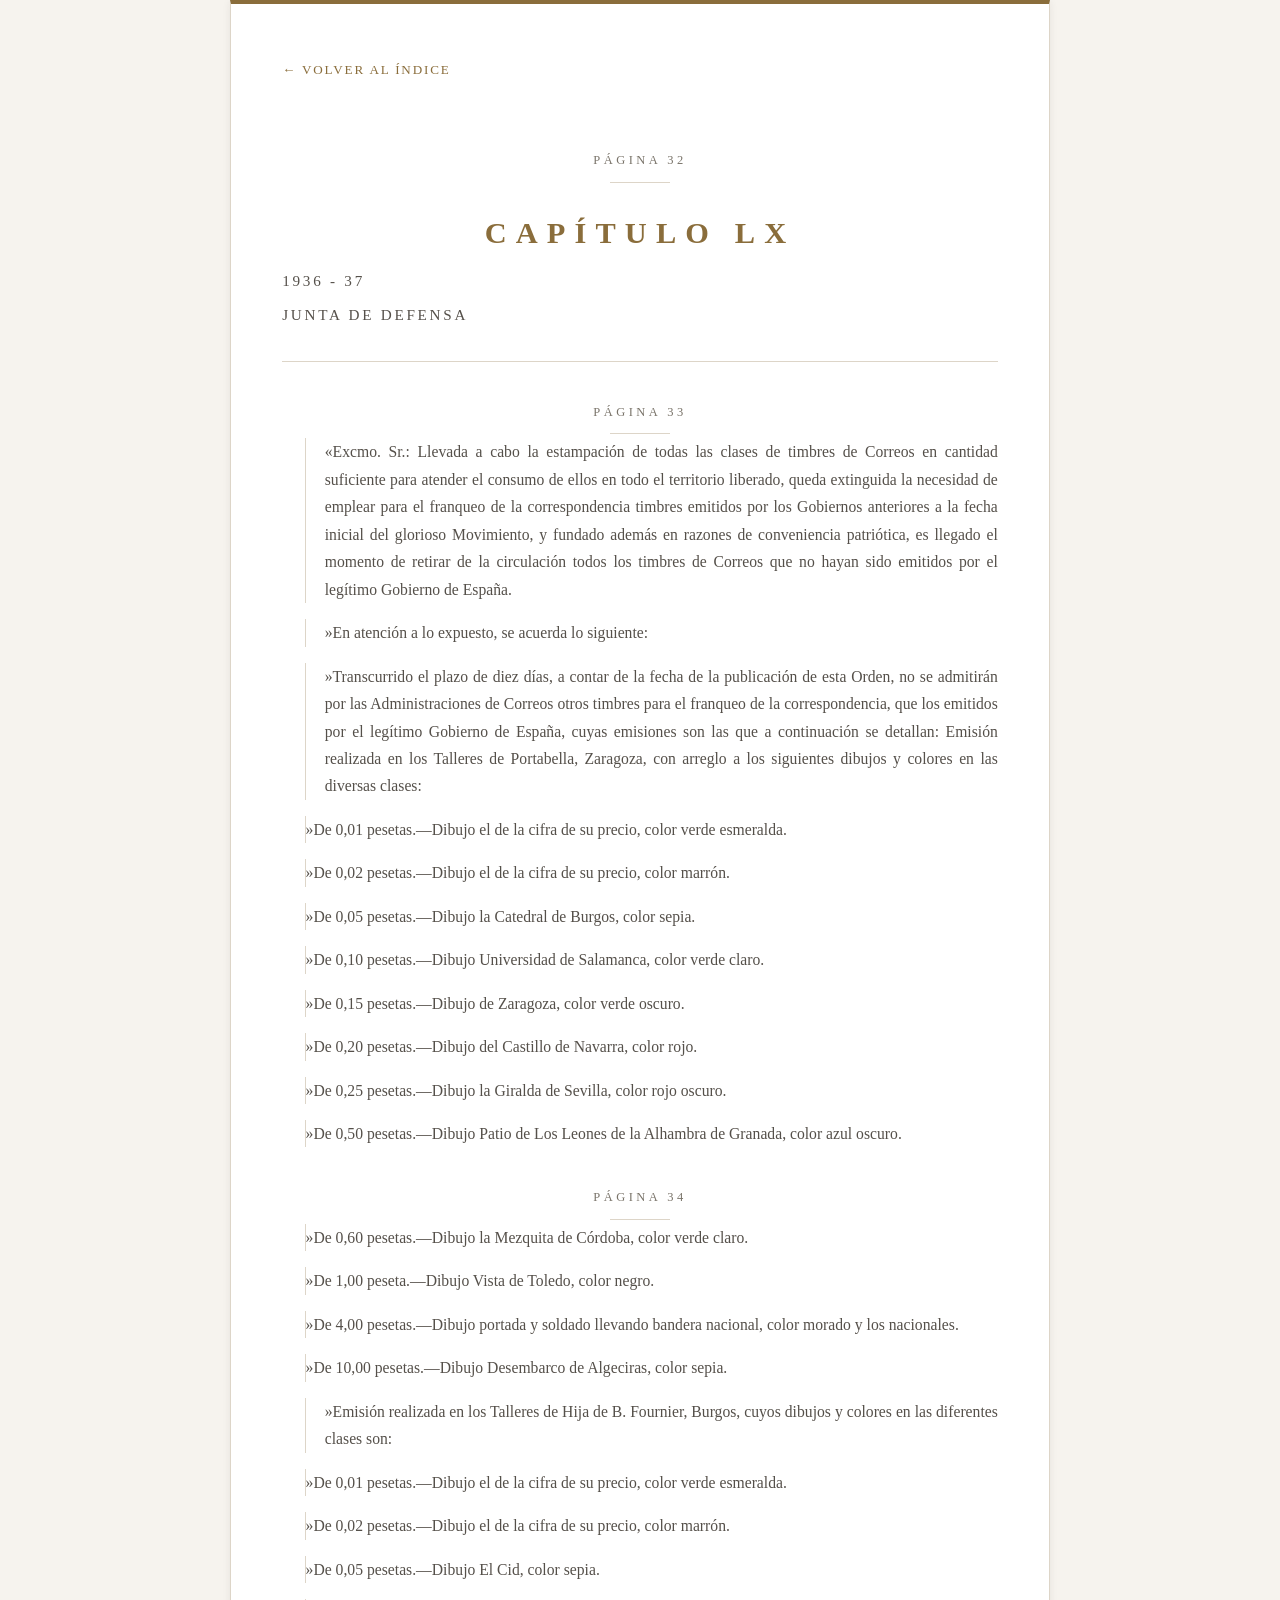
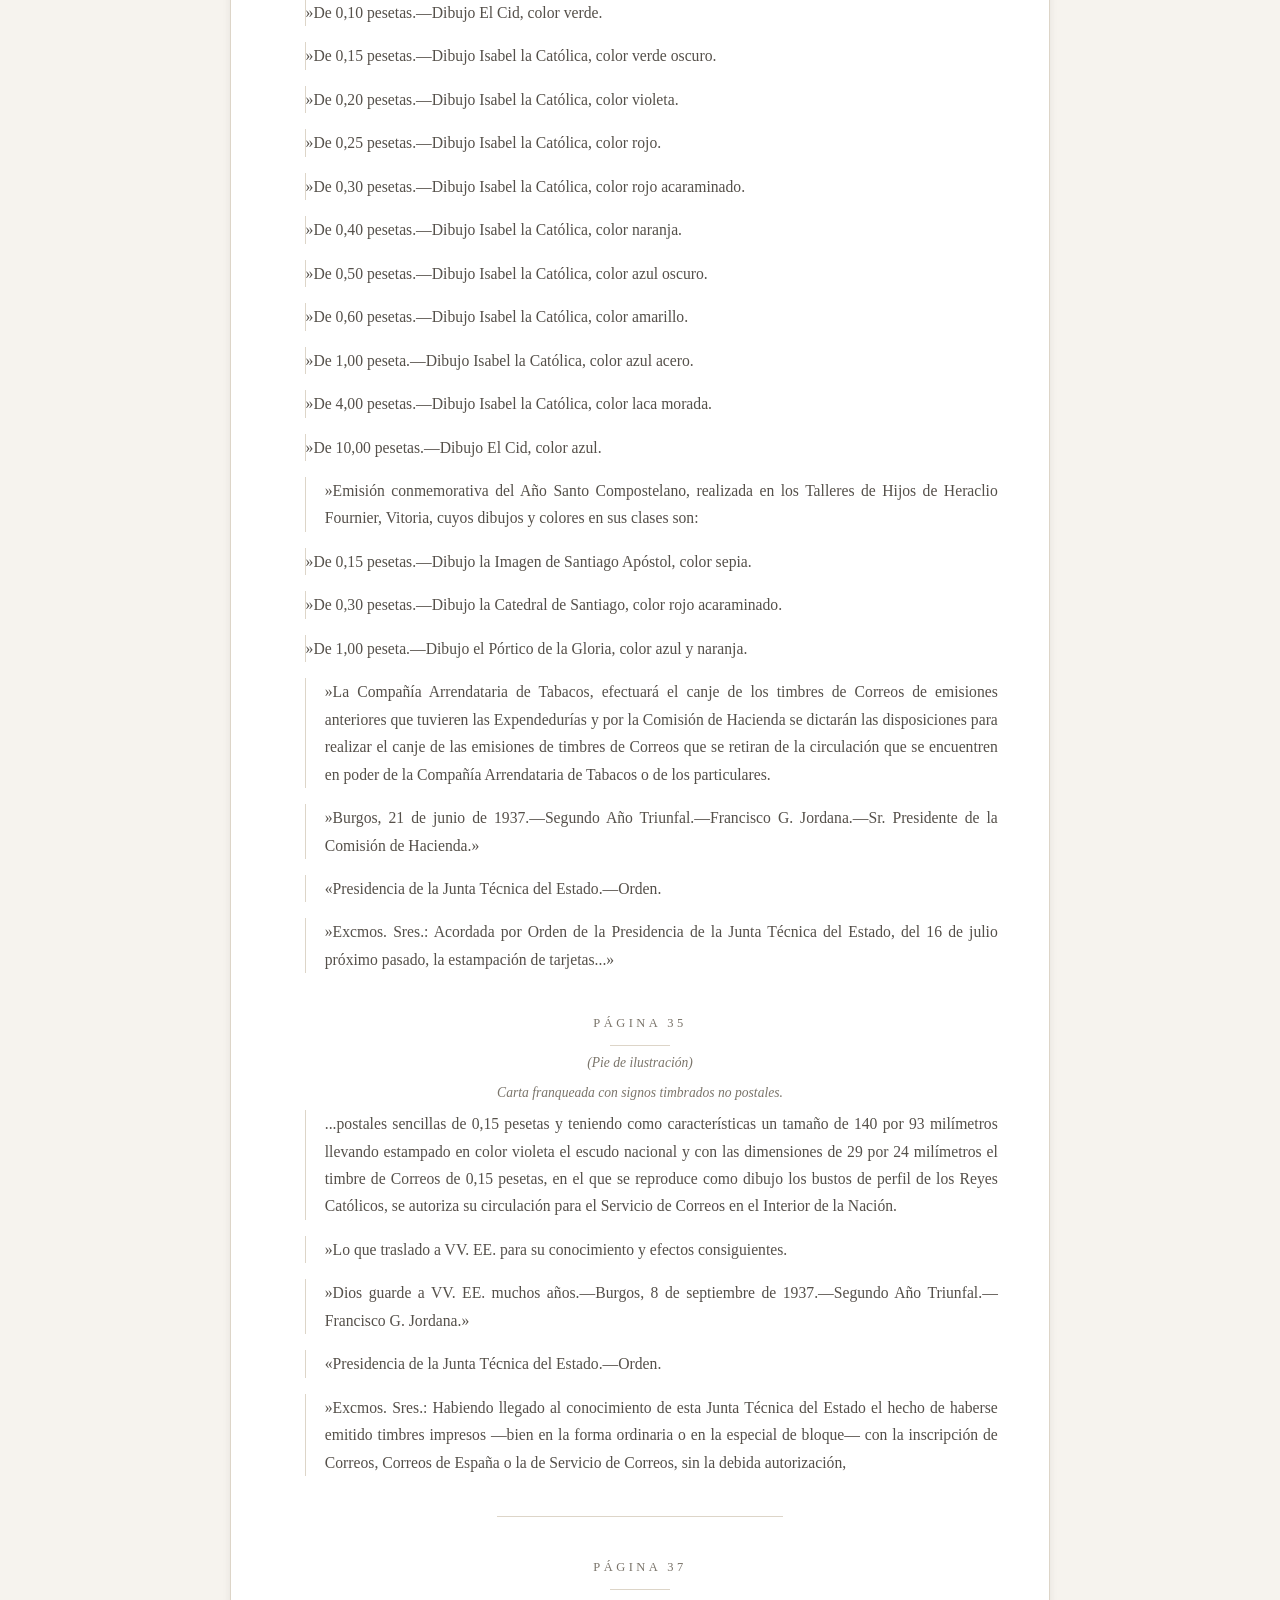
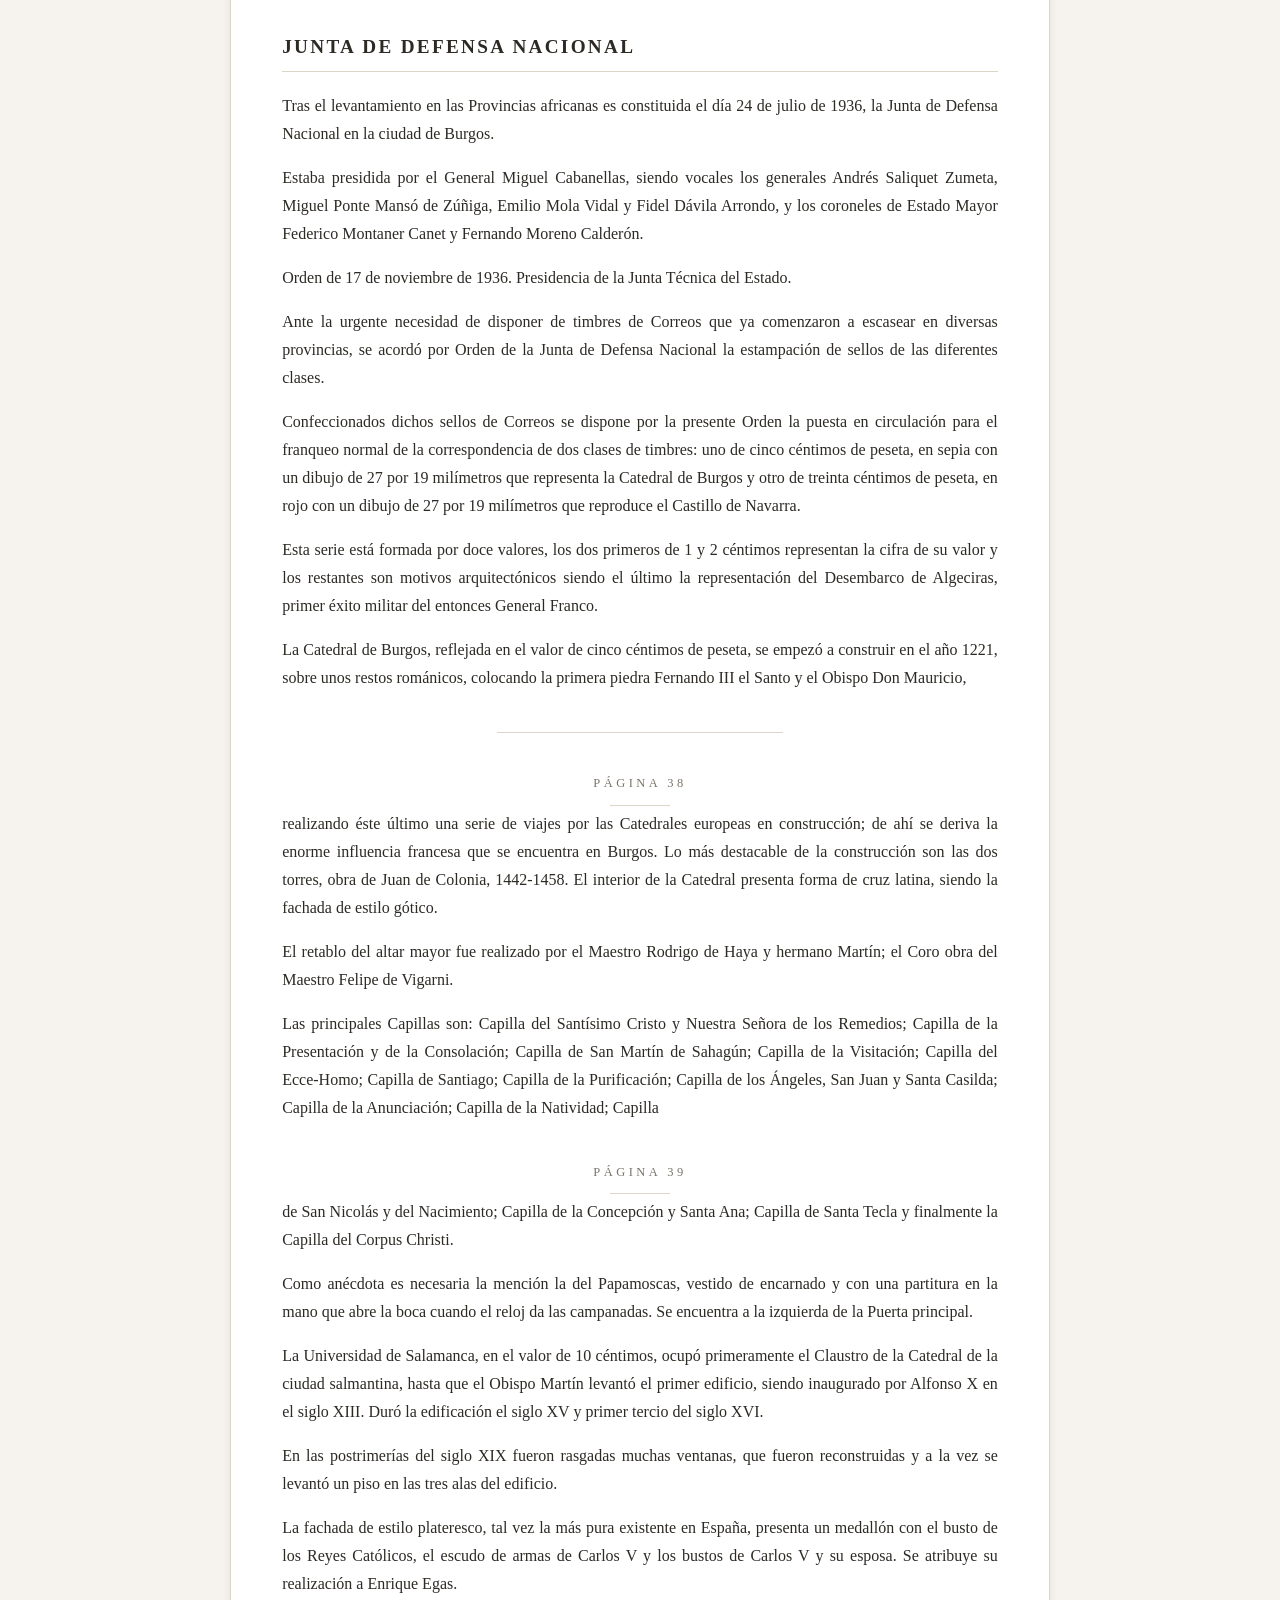
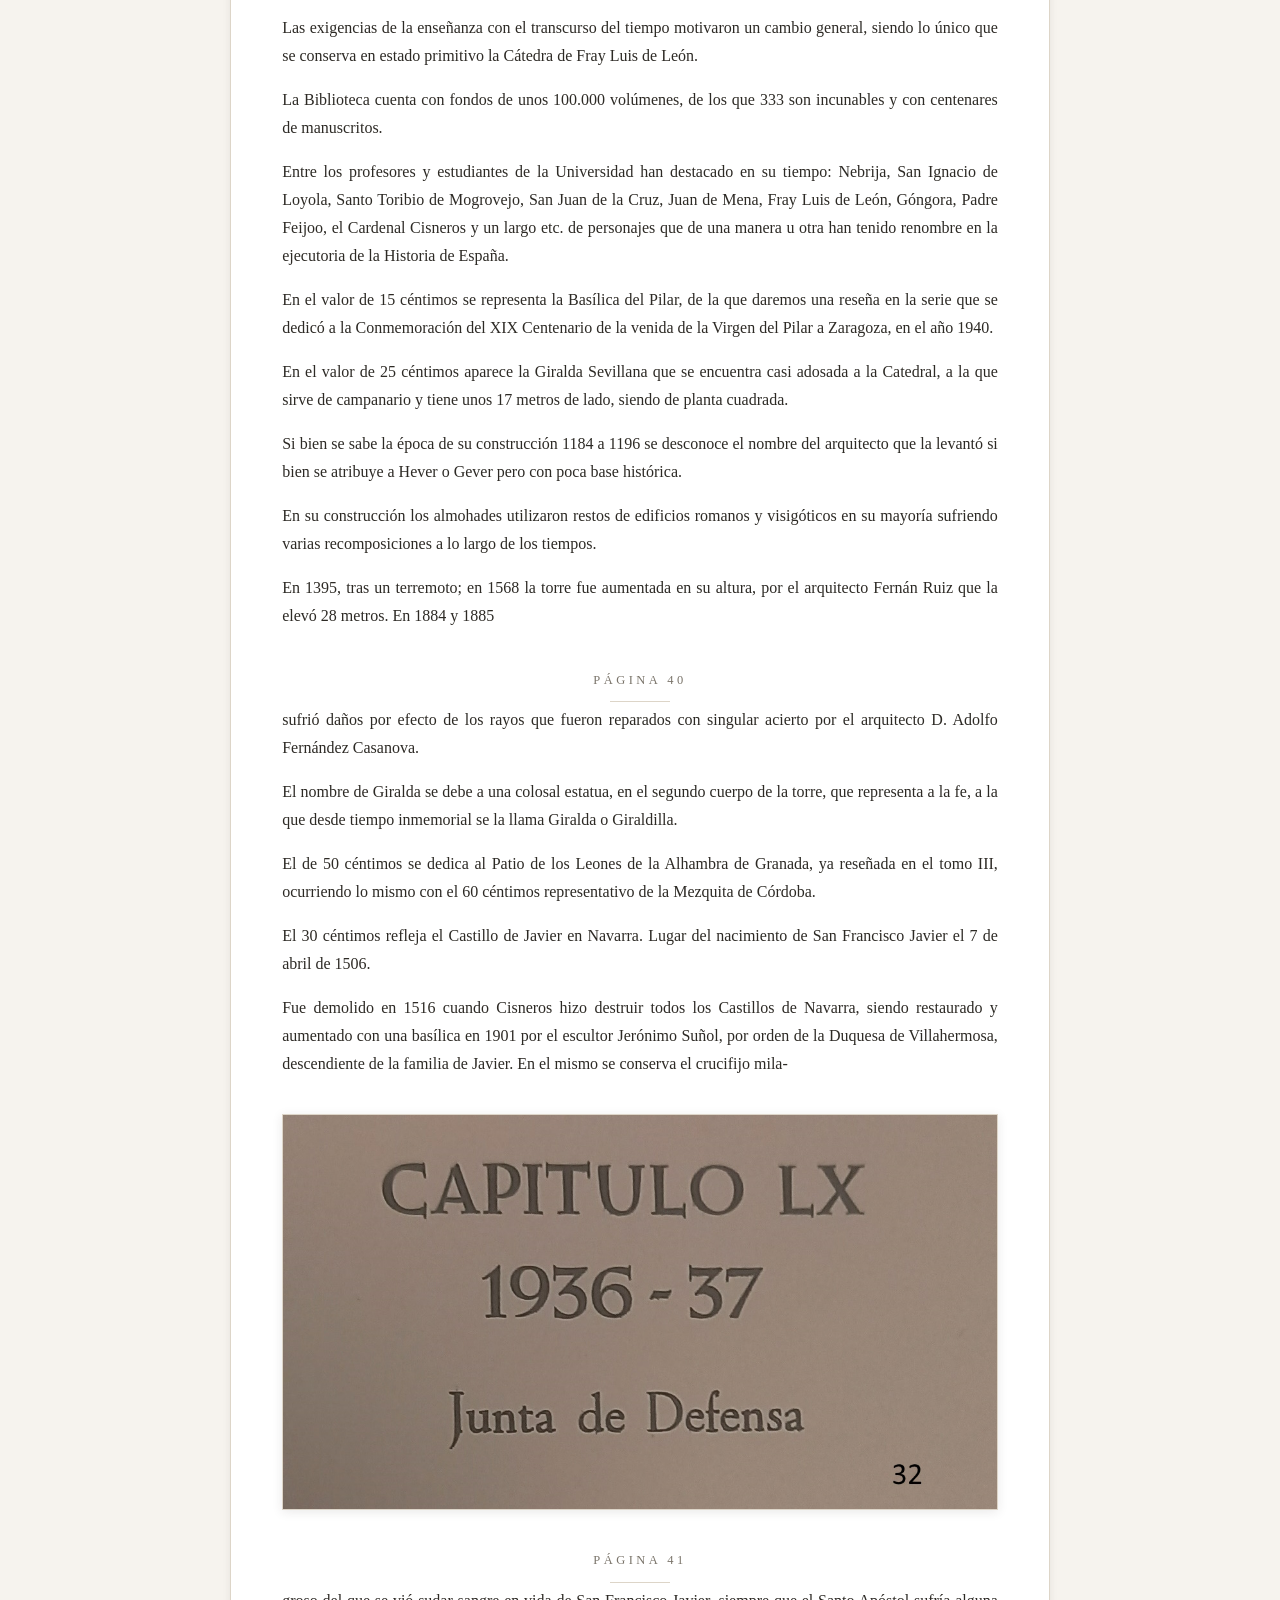
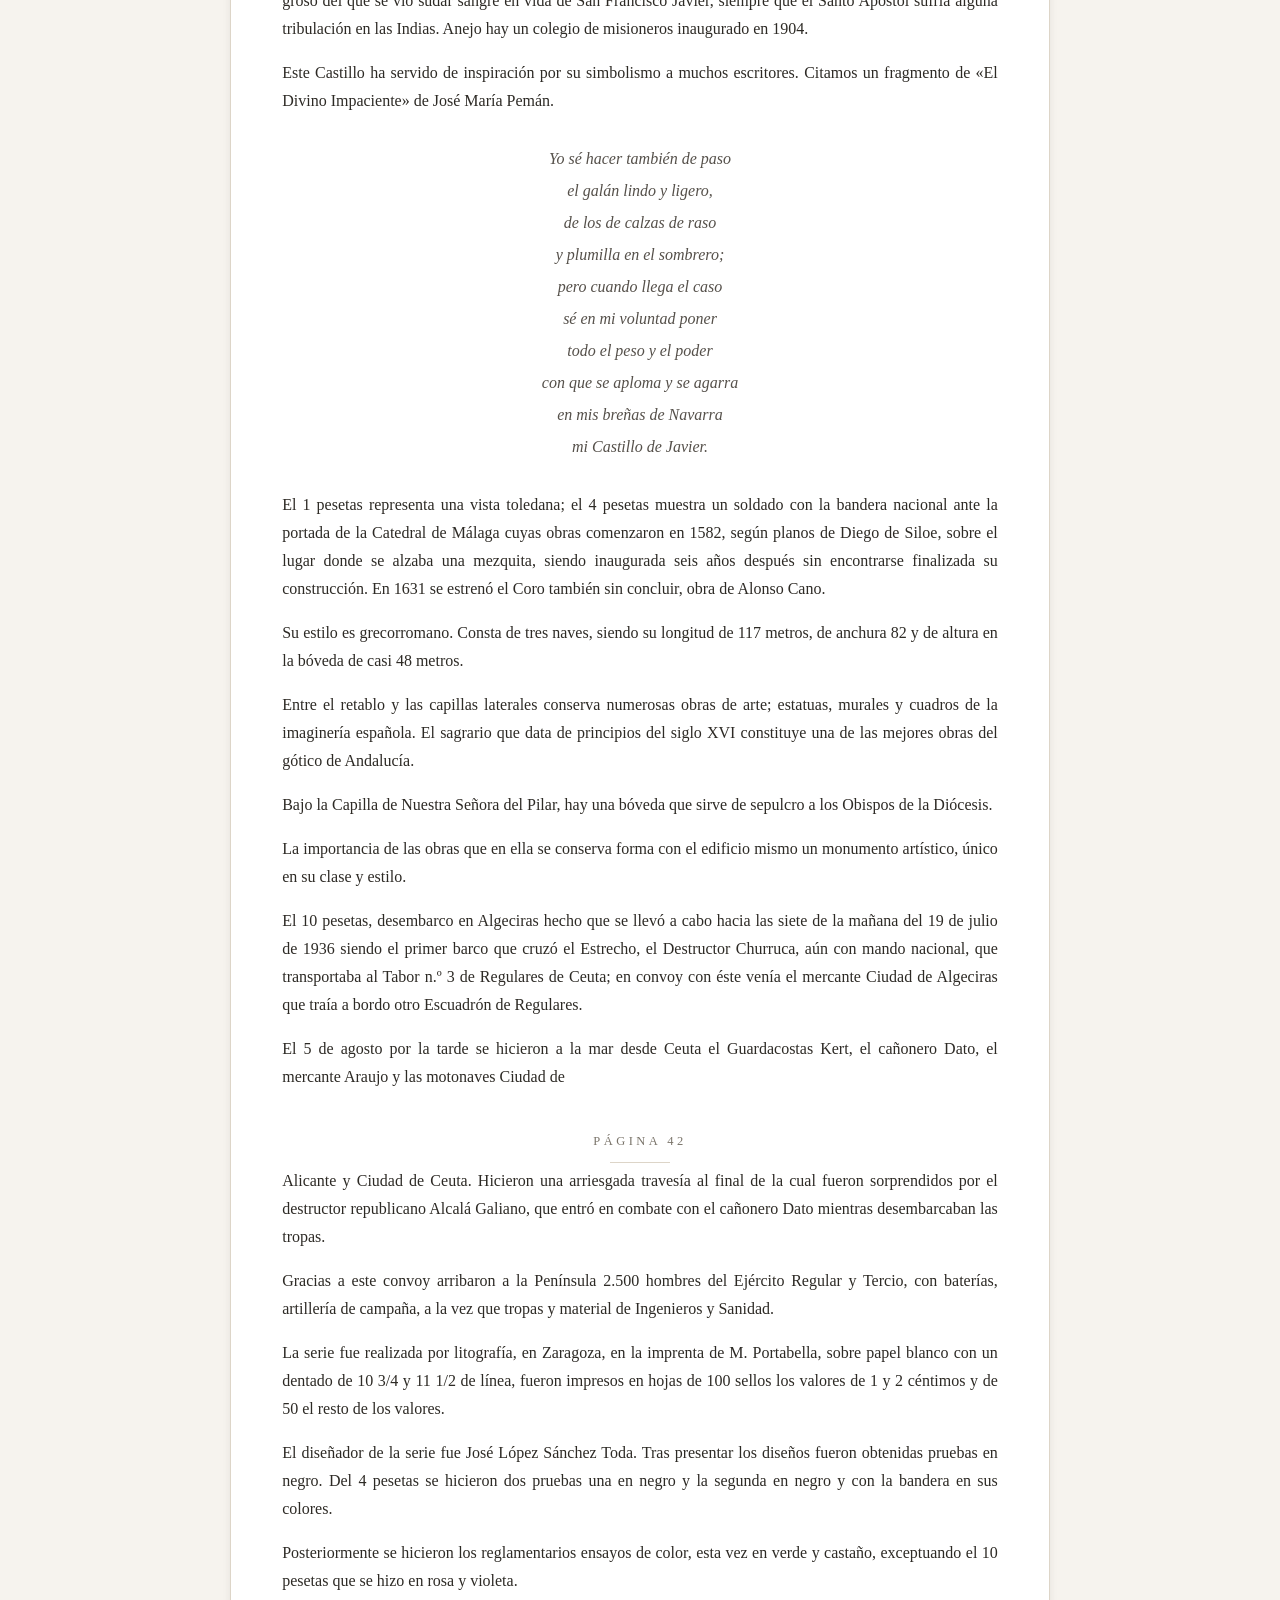
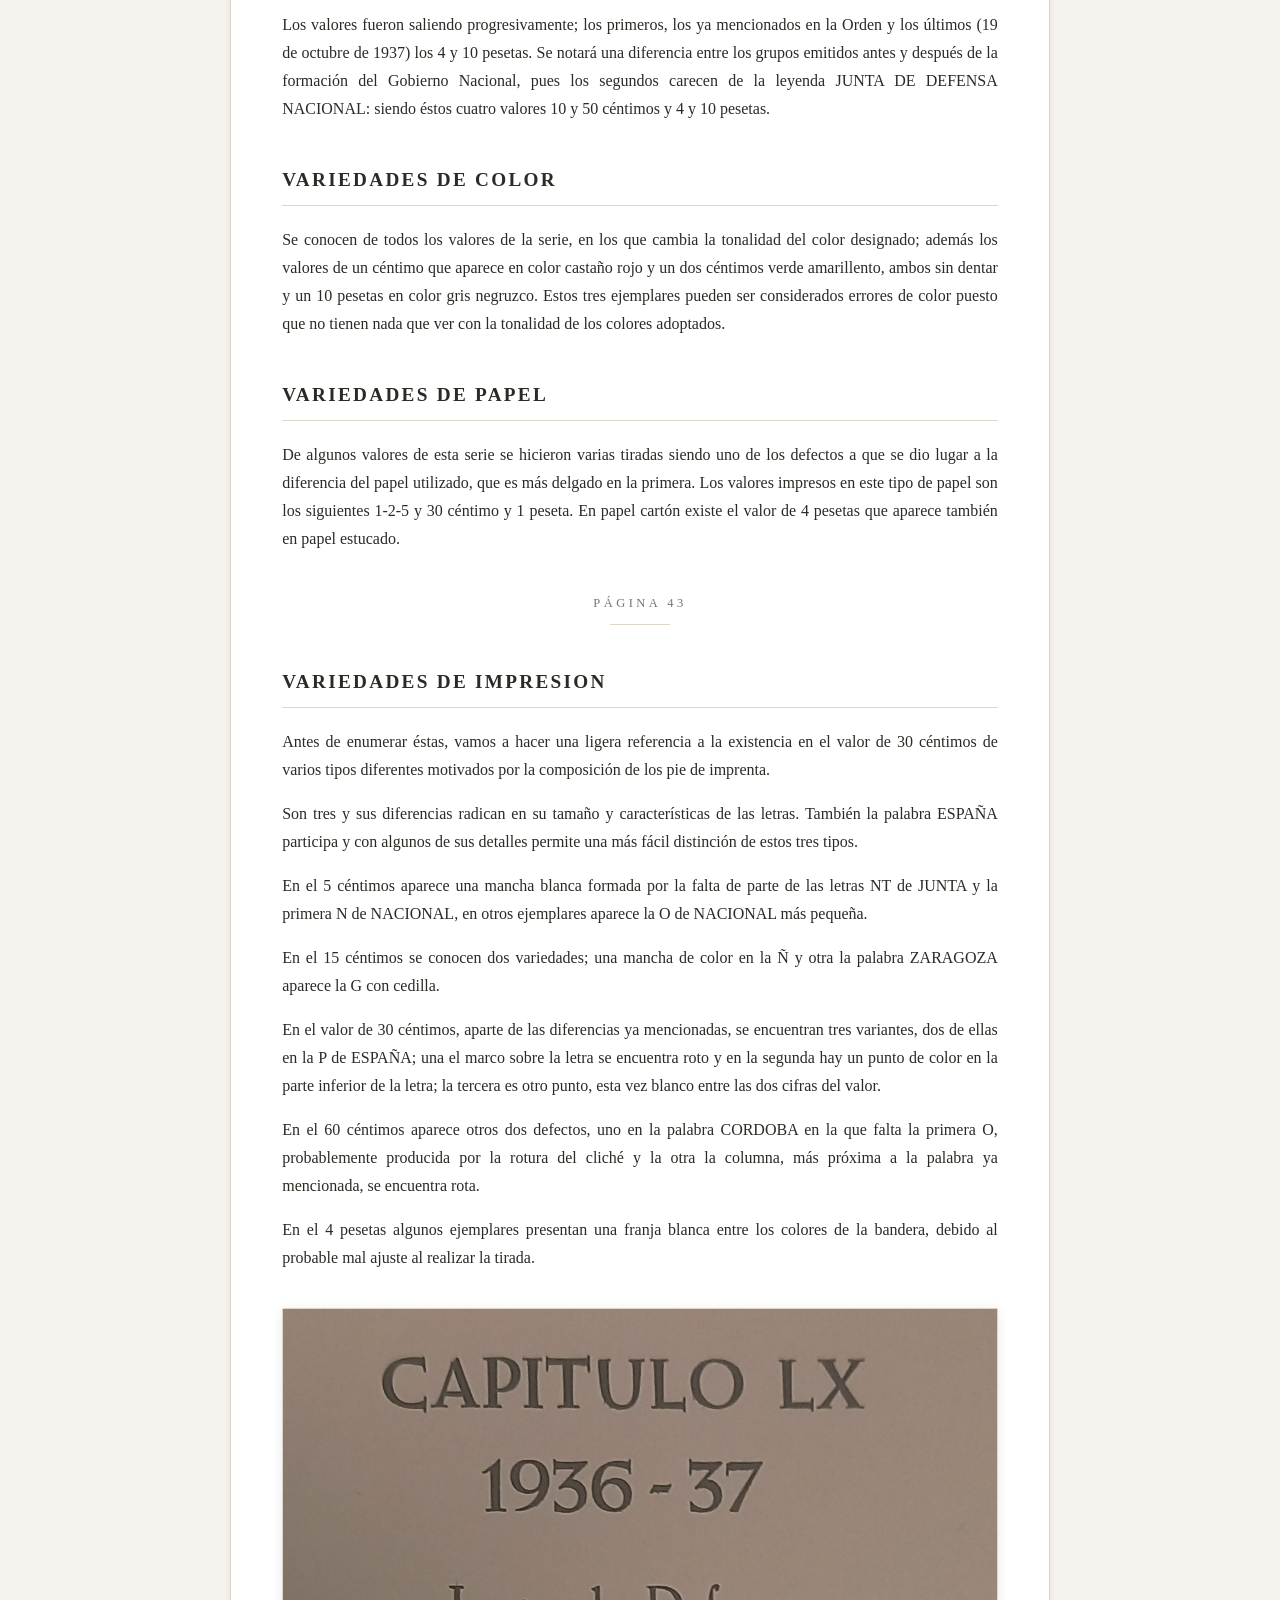
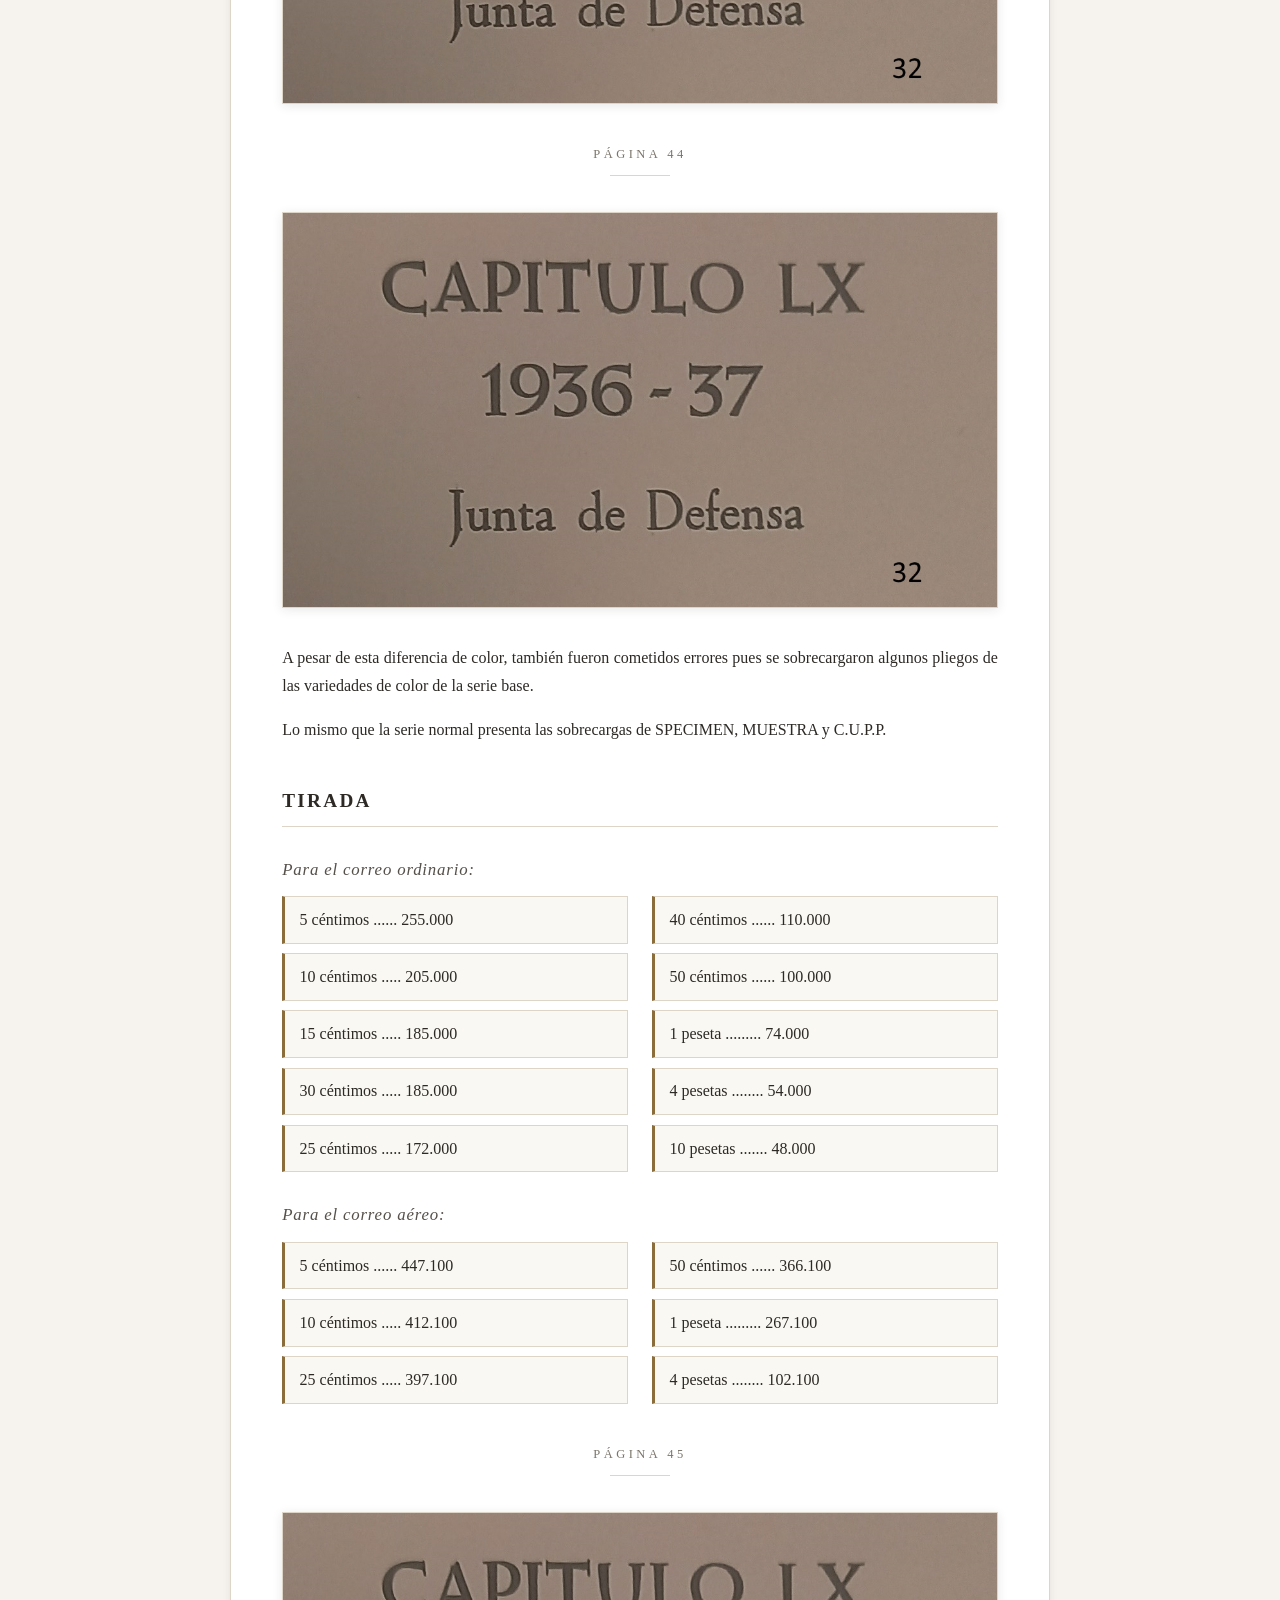
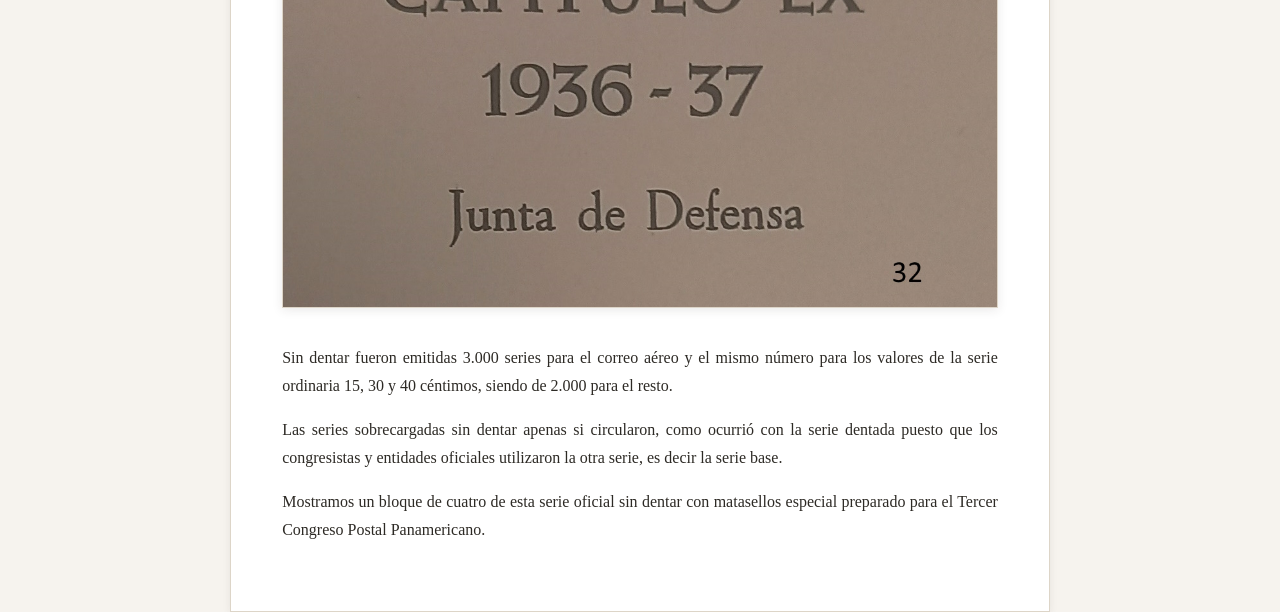
<file: content/Junta-de-Defensa.html>
<!DOCTYPE html>
<html lang="es">
<head>
  <meta charset="UTF-8" />
  <meta name="viewport" content="width=device-width, initial-scale=1.0" />
  <title>CAPÍTULO LX · Junta de Defensa</title>
  <link rel="stylesheet" href="../styles/main.css" />
  <link rel="stylesheet" href="../styles/gallery.css" />
  <style>
    :root {
      --papel: #f6f3ee;
      --tarjeta: #ffffff;
      --tinta: #2d2a25;
      --tinta-suave: #55504a;
      --muted: #7a746a;
      --accento: #8a6d3b;
      --linea: #ddd5c8;
    }

    * { box-sizing: border-box; }

    body {
      margin: 0;
      background: var(--papel);
      font-family: Georgia, "Times New Roman", serif;
      color: var(--tinta);
      line-height: 1.75;
    }

    .documento {
      max-width: 820px;
      margin: 0 auto;
      padding: clamp(1.5rem, 4vw, 3.5rem);
      background: var(--tarjeta);
      border: 1px solid var(--linea);
      border-top: 4px solid var(--accento);
      box-shadow: 0 2px 8px rgba(45, 42, 37, 0.08);
    }

    .volver {
      display: inline-block;
      margin-bottom: 1.75rem;
      font-size: 0.82rem;
      letter-spacing: 0.14em;
      text-transform: uppercase;
      color: var(--accento);
      text-decoration: none;
    }
    .volver:hover { text-decoration: underline; }

    .cabecera {
      text-align: center;
      padding: 1.25rem 0 2rem;
      border-bottom: 1px solid var(--linea);
      margin-bottom: 1.75rem;
    }
    .cabecera h1 {
      margin: 0;
      font-size: clamp(1.35rem, 4vw, 1.9rem);
      font-weight: 600;
      letter-spacing: 0.3em;
      text-transform: uppercase;
      color: var(--accento);
    }
    .subtitulo {
      margin: 0.5rem 0 0;
      font-size: 0.95rem;
      letter-spacing: 0.18em;
      text-transform: uppercase;
      color: var(--tinta-suave);
    }

    .pagina {
      text-align: center;
      font-size: 0.78rem;
      letter-spacing: 0.28em;
      text-transform: uppercase;
      color: var(--muted);
      margin: 2.5rem 0 0.25rem;
    }
    .pagina::after {
      content: "";
      display: block;
      width: 60px;
      height: 1px;
      background: var(--linea);
      margin: 0.6rem auto 0;
    }
    .documento > .pagina:first-child { margin-top: 0; }

    p {
      margin: 0 0 1rem;
      text-align: justify;
      hyphens: auto;
      -webkit-hyphens: auto;
    }

    .orden {
      margin-left: 1.4rem;
      padding-left: 1.2rem;
      border-left: 1px solid var(--linea);
      color: var(--tinta-suave);
      font-size: 0.98em;
    }
    .valor { text-indent: -1.2rem; }

    .poema {
      font-style: italic;
      text-align: center;
      line-height: 2;
      color: var(--tinta-suave);
      margin: 1.75rem 0;
    }

    .pie-ilustracion {
      font-size: 0.85rem;
      font-style: italic;
      text-align: center;
      color: var(--muted);
      margin: 0.35rem 0;
    }

    h2 {
      margin: 2.5rem 0 1.25rem;
      padding-bottom: 0.5rem;
      font-size: 1.2rem;
      font-weight: 600;
      letter-spacing: 0.12em;
      text-transform: uppercase;
      color: var(--tinta);
      border-bottom: 1px solid var(--linea);
    }

    h3 {
      margin: 1.75rem 0 0.75rem;
      font-size: 1.05rem;
      font-style: italic;
      font-weight: normal;
      letter-spacing: 0.05em;
      color: var(--tinta-suave);
    }

    .tirada {
      list-style: none;
      padding: 0;
      margin: 0 0 1.5rem;
      display: grid;
      grid-template-columns: repeat(2, 1fr);
      gap: 0.6rem 1.5rem;
    }
    .tirada li {
      margin: 0;
      padding: 0.55rem 0.9rem;
      background: #faf8f3;
      border: 1px solid var(--linea);
      border-left: 3px solid var(--accento);
      font-variant-numeric: tabular-nums;
    }

    hr {
      border: 0;
      border-top: 1px solid var(--linea);
      width: 40%;
      margin: 2.5rem auto;
    }

    .figura {
      margin: 2.25rem auto;
      text-align: center;
    }
    .figura img {
      display: block;
      margin: 0 auto;
      max-width: 100%;
      height: auto;
      border: 1px solid var(--linea);
      box-shadow: 0 2px 10px rgba(45, 42, 37, 0.1);
    }

    @media (max-width: 640px) {
      body { font-size: 1rem; }
      .documento {
        padding: 1.25rem;
        box-shadow: none;
        border-left: 0;
        border-right: 0;
      }
      .tirada { grid-template-columns: 1fr; }
      .orden { margin-left: 0.6rem; padding-left: 0.8rem; }
      .valor { text-indent: -0.8rem; }
      .pagina { margin-top: 2rem; }
    }
  </style>
</head>
<body>
  <div class="documento">
    <a class="volver" href="../index.html">← Volver al índice</a>

    <p class="pagina">Página 32</p>
    <header class="cabecera">
      <h1>CAPÍTULO LX</h1>
      <p class="subtitulo">1936 - 37</p>
      <p class="subtitulo">Junta de Defensa</p>
    </header>

    <p class="pagina">Página 33</p>
    <p class="orden">«Excmo. Sr.: Llevada a cabo la estampación de todas las clases de timbres de Correos en cantidad suficiente para atender el consumo de ellos en todo el territorio liberado, queda extinguida la necesidad de emplear para el franqueo de la correspondencia timbres emitidos por los Gobiernos anteriores a la fecha inicial del glorioso Movimiento, y fundado además en razones de conveniencia patriótica, es llegado el momento de retirar de la circulación todos los timbres de Correos que no hayan sido emitidos por el legítimo Gobierno de España.</p>
    <p class="orden">»En atención a lo expuesto, se acuerda lo siguiente:</p>
    <p class="orden">»Transcurrido el plazo de diez días, a contar de la fecha de la publicación de esta Orden, no se admitirán por las Administraciones de Correos otros timbres para el franqueo de la correspondencia, que los emitidos por el legítimo Gobierno de España, cuyas emisiones son las que a continuación se detallan: Emisión realizada en los Talleres de Portabella, Zaragoza, con arreglo a los siguientes dibujos y colores en las diversas clases:</p>
    <p class="orden valor">»De 0,01 pesetas.—Dibujo el de la cifra de su precio, color verde esmeralda.</p>
    <p class="orden valor">»De 0,02 pesetas.—Dibujo el de la cifra de su precio, color marrón.</p>
    <p class="orden valor">»De 0,05 pesetas.—Dibujo la Catedral de Burgos, color sepia.</p>
    <p class="orden valor">»De 0,10 pesetas.—Dibujo Universidad de Salamanca, color verde claro.</p>
    <p class="orden valor">»De 0,15 pesetas.—Dibujo de Zaragoza, color verde oscuro.</p>
    <p class="orden valor">»De 0,20 pesetas.—Dibujo del Castillo de Navarra, color rojo.</p>
    <p class="orden valor">»De 0,25 pesetas.—Dibujo la Giralda de Sevilla, color rojo oscuro.</p>
    <p class="orden valor">»De 0,50 pesetas.—Dibujo Patio de Los Leones de la Alhambra de Granada, color azul oscuro.</p>

    <p class="pagina">Página 34</p>
    <p class="orden valor">»De 0,60 pesetas.—Dibujo la Mezquita de Córdoba, color verde claro.</p>
    <p class="orden valor">»De 1,00 peseta.—Dibujo Vista de Toledo, color negro.</p>
    <p class="orden valor">»De 4,00 pesetas.—Dibujo portada y soldado llevando bandera nacional, color morado y los nacionales.</p>
    <p class="orden valor">»De 10,00 pesetas.—Dibujo Desembarco de Algeciras, color sepia.</p>
    <p class="orden">»Emisión realizada en los Talleres de Hija de B. Fournier, Burgos, cuyos dibujos y colores en las diferentes clases son:</p>
    <p class="orden valor">»De 0,01 pesetas.—Dibujo el de la cifra de su precio, color verde esmeralda.</p>
    <p class="orden valor">»De 0,02 pesetas.—Dibujo el de la cifra de su precio, color marrón.</p>
    <p class="orden valor">»De 0,05 pesetas.—Dibujo El Cid, color sepia.</p>
    <p class="orden valor">»De 0,10 pesetas.—Dibujo El Cid, color verde.</p>
    <p class="orden valor">»De 0,15 pesetas.—Dibujo Isabel la Católica, color verde oscuro.</p>
    <p class="orden valor">»De 0,20 pesetas.—Dibujo Isabel la Católica, color violeta.</p>
    <p class="orden valor">»De 0,25 pesetas.—Dibujo Isabel la Católica, color rojo.</p>
    <p class="orden valor">»De 0,30 pesetas.—Dibujo Isabel la Católica, color rojo acaraminado.</p>
    <p class="orden valor">»De 0,40 pesetas.—Dibujo Isabel la Católica, color naranja.</p>
    <p class="orden valor">»De 0,50 pesetas.—Dibujo Isabel la Católica, color azul oscuro.</p>
    <p class="orden valor">»De 0,60 pesetas.—Dibujo Isabel la Católica, color amarillo.</p>
    <p class="orden valor">»De 1,00 peseta.—Dibujo Isabel la Católica, color azul acero.</p>
    <p class="orden valor">»De 4,00 pesetas.—Dibujo Isabel la Católica, color laca morada.</p>
    <p class="orden valor">»De 10,00 pesetas.—Dibujo El Cid, color azul.</p>
    <p class="orden">»Emisión conmemorativa del Año Santo Compostelano, realizada en los Talleres de Hijos de Heraclio Fournier, Vitoria, cuyos dibujos y colores en sus clases son:</p>
    <p class="orden valor">»De 0,15 pesetas.—Dibujo la Imagen de Santiago Apóstol, color sepia.</p>
    <p class="orden valor">»De 0,30 pesetas.—Dibujo la Catedral de Santiago, color rojo acaraminado.</p>
    <p class="orden valor">»De 1,00 peseta.—Dibujo el Pórtico de la Gloria, color azul y naranja.</p>
    <p class="orden">»La Compañía Arrendataria de Tabacos, efectuará el canje de los timbres de Correos de emisiones anteriores que tuvieren las Expendedurías y por la Comisión de Hacienda se dictarán las disposiciones para realizar el canje de las emisiones de timbres de Correos que se retiran de la circulación que se encuentren en poder de la Compañía Arrendataria de Tabacos o de los particulares.</p>
    <p class="orden">»Burgos, 21 de junio de 1937.—Segundo Año Triunfal.—Francisco G. Jordana.—Sr. Presidente de la Comisión de Hacienda.»</p>

    <p class="orden">«Presidencia de la Junta Técnica del Estado.—Orden.</p>
    <p class="orden">»Excmos. Sres.: Acordada por Orden de la Presidencia de la Junta Técnica del Estado, del 16 de julio próximo pasado, la estampación de tarjetas...»</p>

    <p class="pagina">Página 35</p>
    <p class="pie-ilustracion">(Pie de ilustración)</p>
    <p class="pie-ilustracion">Carta franqueada con signos timbrados no postales.</p>
    <p class="orden">...postales sencillas de 0,15 pesetas y teniendo como características un tamaño de 140 por 93 milímetros llevando estampado en color violeta el escudo nacional y con las dimensiones de 29 por 24 milímetros el timbre de Correos de 0,15 pesetas, en el que se reproduce como dibujo los bustos de perfil de los Reyes Católicos, se autoriza su circulación para el Servicio de Correos en el Interior de la Nación.</p>
    <p class="orden">»Lo que traslado a VV. EE. para su conocimiento y efectos consiguientes.</p>
    <p class="orden">»Dios guarde a VV. EE. muchos años.—Burgos, 8 de septiembre de 1937.—Segundo Año Triunfal.—Francisco G. Jordana.»</p>
    <p class="orden">«Presidencia de la Junta Técnica del Estado.—Orden.</p>
    <p class="orden">»Excmos. Sres.: Habiendo llegado al conocimiento de esta Junta Técnica del Estado el hecho de haberse emitido timbres impresos —bien en la forma ordinaria o en la especial de bloque— con la inscripción de Correos, Correos de España o la de Servicio de Correos, sin la debida autorización,</p>

    <hr />

    <p class="pagina">Página 37</p>
    <h2>JUNTA DE DEFENSA NACIONAL</h2>
    <p>Tras el levantamiento en las Provincias africanas es constituida el día 24 de julio de 1936, la Junta de Defensa Nacional en la ciudad de Burgos.</p>
    <p>Estaba presidida por el General Miguel Cabanellas, siendo vocales los generales Andrés Saliquet Zumeta, Miguel Ponte Mansó de Zúñiga, Emilio Mola Vidal y Fidel Dávila Arrondo, y los coroneles de Estado Mayor Federico Montaner Canet y Fernando Moreno Calderón.</p>
    <p>Orden de 17 de noviembre de 1936. Presidencia de la Junta Técnica del Estado.</p>
    <p>Ante la urgente necesidad de disponer de timbres de Correos que ya comenzaron a escasear en diversas provincias, se acordó por Orden de la Junta de Defensa Nacional la estampación de sellos de las diferentes clases.</p>
    <p>Confeccionados dichos sellos de Correos se dispone por la presente Orden la puesta en circulación para el franqueo normal de la correspondencia de dos clases de timbres: uno de cinco céntimos de peseta, en sepia con un dibujo de 27 por 19 milímetros que representa la Catedral de Burgos y otro de treinta céntimos de peseta, en rojo con un dibujo de 27 por 19 milímetros que reproduce el Castillo de Navarra.</p>
    <p>Esta serie está formada por doce valores, los dos primeros de 1 y 2 céntimos representan la cifra de su valor y los restantes son motivos arquitectónicos siendo el último la representación del Desembarco de Algeciras, primer éxito militar del entonces General Franco.</p>
    <p>La Catedral de Burgos, reflejada en el valor de cinco céntimos de peseta, se empezó a construir en el año 1221, sobre unos restos románicos, colocando la primera piedra Fernando III el Santo y el Obispo Don Mauricio,</p>

    <hr />

    <p class="pagina">Página 38</p>
    <p>realizando éste último una serie de viajes por las Catedrales europeas en construcción; de ahí se deriva la enorme influencia francesa que se encuentra en Burgos. Lo más destacable de la construcción son las dos torres, obra de Juan de Colonia, 1442-1458. El interior de la Catedral presenta forma de cruz latina, siendo la fachada de estilo gótico.</p>
    <p>El retablo del altar mayor fue realizado por el Maestro Rodrigo de Haya y hermano Martín; el Coro obra del Maestro Felipe de Vigarni.</p>
    <p>Las principales Capillas son: Capilla del Santísimo Cristo y Nuestra Señora de los Remedios; Capilla de la Presentación y de la Consolación; Capilla de San Martín de Sahagún; Capilla de la Visitación; Capilla del Ecce-Homo; Capilla de Santiago; Capilla de la Purificación; Capilla de los Ángeles, San Juan y Santa Casilda; Capilla de la Anunciación; Capilla de la Natividad; Capilla</p>

    <p class="pagina">Página 39</p>
    <p>de San Nicolás y del Nacimiento; Capilla de la Concepción y Santa Ana; Capilla de Santa Tecla y finalmente la Capilla del Corpus Christi.</p>
    <p>Como anécdota es necesaria la mención la del Papamoscas, vestido de encarnado y con una partitura en la mano que abre la boca cuando el reloj da las campanadas. Se encuentra a la izquierda de la Puerta principal.</p>
    <p>La Universidad de Salamanca, en el valor de 10 céntimos, ocupó primeramente el Claustro de la Catedral de la ciudad salmantina, hasta que el Obispo Martín levantó el primer edificio, siendo inaugurado por Alfonso X en el siglo XIII. Duró la edificación el siglo XV y primer tercio del siglo XVI.</p>
    <p>En las postrimerías del siglo XIX fueron rasgadas muchas ventanas, que fueron reconstruidas y a la vez se levantó un piso en las tres alas del edificio.</p>
    <p>La fachada de estilo plateresco, tal vez la más pura existente en España, presenta un medallón con el busto de los Reyes Católicos, el escudo de armas de Carlos V y los bustos de Carlos V y su esposa. Se atribuye su realización a Enrique Egas.</p>
    <p>Las exigencias de la enseñanza con el transcurso del tiempo motivaron un cambio general, siendo lo único que se conserva en estado primitivo la Cátedra de Fray Luis de León.</p>
    <p>La Biblioteca cuenta con fondos de unos 100.000 volúmenes, de los que 333 son incunables y con centenares de manuscritos.</p>
    <p>Entre los profesores y estudiantes de la Universidad han destacado en su tiempo: Nebrija, San Ignacio de Loyola, Santo Toribio de Mogrovejo, San Juan de la Cruz, Juan de Mena, Fray Luis de León, Góngora, Padre Feijoo, el Cardenal Cisneros y un largo etc. de personajes que de una manera u otra han tenido renombre en la ejecutoria de la Historia de España.</p>
    <p>En el valor de 15 céntimos se representa la Basílica del Pilar, de la que daremos una reseña en la serie que se dedicó a la Conmemoración del XIX Centenario de la venida de la Virgen del Pilar a Zaragoza, en el año 1940.</p>
    <p>En el valor de 25 céntimos aparece la Giralda Sevillana que se encuentra casi adosada a la Catedral, a la que sirve de campanario y tiene unos 17 metros de lado, siendo de planta cuadrada.</p>
    <p>Si bien se sabe la época de su construcción 1184 a 1196 se desconoce el nombre del arquitecto que la levantó si bien se atribuye a Hever o Gever pero con poca base histórica.</p>
    <p>En su construcción los almohades utilizaron restos de edificios romanos y visigóticos en su mayoría sufriendo varias recomposiciones a lo largo de los tiempos.</p>
    <p>En 1395, tras un terremoto; en 1568 la torre fue aumentada en su altura, por el arquitecto Fernán Ruiz que la elevó 28 metros. En 1884 y 1885</p>

    <p class="pagina">Página 40</p>
    <p>sufrió daños por efecto de los rayos que fueron reparados con singular acierto por el arquitecto D. Adolfo Fernández Casanova.</p>
    <p>El nombre de Giralda se debe a una colosal estatua, en el segundo cuerpo de la torre, que representa a la fe, a la que desde tiempo inmemorial se la llama Giralda o Giraldilla.</p>
    <p>El de 50 céntimos se dedica al Patio de los Leones de la Alhambra de Granada, ya reseñada en el tomo III, ocurriendo lo mismo con el 60 céntimos representativo de la Mezquita de Córdoba.</p>
    <p>El 30 céntimos refleja el Castillo de Javier en Navarra. Lugar del nacimiento de San Francisco Javier el 7 de abril de 1506.</p>
    <p>Fue demolido en 1516 cuando Cisneros hizo destruir todos los Castillos de Navarra, siendo restaurado y aumentado con una basílica en 1901 por el escultor Jerónimo Suñol, por orden de la Duquesa de Villahermosa, descendiente de la familia de Javier. En el mismo se conserva el crucifijo mila-</p>

    <figure class="figura">
      <img src="../images/JuntaDefensa/32.jpg" alt="Ilustración de la serie Junta de Defensa" loading="lazy" draggable="false" oncontextmenu="return false;" ondragstart="return false;" />
    </figure>

    <p class="pagina">Página 41</p>
    <p>groso del que se vió sudar sangre en vida de San Francisco Javier, siempre que el Santo Apóstol sufría alguna tribulación en las Indias. Anejo hay un colegio de misioneros inaugurado en 1904.</p>
    <p>Este Castillo ha servido de inspiración por su simbolismo a muchos escritores. Citamos un fragmento de «El Divino Impaciente» de José María Pemán.</p>
    <p class="poema">Yo sé hacer también de paso<br />el galán lindo y ligero,<br />de los de calzas de raso<br />y plumilla en el sombrero;<br />pero cuando llega el caso<br />sé en mi voluntad poner<br />todo el peso y el poder<br />con que se aploma y se agarra<br />en mis breñas de Navarra<br />mi Castillo de Javier.</p>
    <p>El 1 pesetas representa una vista toledana; el 4 pesetas muestra un soldado con la bandera nacional ante la portada de la Catedral de Málaga cuyas obras comenzaron en 1582, según planos de Diego de Siloe, sobre el lugar donde se alzaba una mezquita, siendo inaugurada seis años después sin encontrarse finalizada su construcción. En 1631 se estrenó el Coro también sin concluir, obra de Alonso Cano.</p>
    <p>Su estilo es grecorromano. Consta de tres naves, siendo su longitud de 117 metros, de anchura 82 y de altura en la bóveda de casi 48 metros.</p>
    <p>Entre el retablo y las capillas laterales conserva numerosas obras de arte; estatuas, murales y cuadros de la imaginería española. El sagrario que data de principios del siglo XVI constituye una de las mejores obras del gótico de Andalucía.</p>
    <p>Bajo la Capilla de Nuestra Señora del Pilar, hay una bóveda que sirve de sepulcro a los Obispos de la Diócesis.</p>
    <p>La importancia de las obras que en ella se conserva forma con el edificio mismo un monumento artístico, único en su clase y estilo.</p>
    <p>El 10 pesetas, desembarco en Algeciras hecho que se llevó a cabo hacia las siete de la mañana del 19 de julio de 1936 siendo el primer barco que cruzó el Estrecho, el Destructor Churruca, aún con mando nacional, que transportaba al Tabor n.º 3 de Regulares de Ceuta; en convoy con éste venía el mercante Ciudad de Algeciras que traía a bordo otro Escuadrón de Regulares.</p>
    <p>El 5 de agosto por la tarde se hicieron a la mar desde Ceuta el Guardacostas Kert, el cañonero Dato, el mercante Araujo y las motonaves Ciudad de</p>

    <p class="pagina">Página 42</p>
    <p>Alicante y Ciudad de Ceuta. Hicieron una arriesgada travesía al final de la cual fueron sorprendidos por el destructor republicano Alcalá Galiano, que entró en combate con el cañonero Dato mientras desembarcaban las tropas.</p>
    <p>Gracias a este convoy arribaron a la Península 2.500 hombres del Ejército Regular y Tercio, con baterías, artillería de campaña, a la vez que tropas y material de Ingenieros y Sanidad.</p>
    <p>La serie fue realizada por litografía, en Zaragoza, en la imprenta de M. Portabella, sobre papel blanco con un dentado de 10 3/4 y 11 1/2 de línea, fueron impresos en hojas de 100 sellos los valores de 1 y 2 céntimos y de 50 el resto de los valores.</p>
    <p>El diseñador de la serie fue José López Sánchez Toda. Tras presentar los diseños fueron obtenidas pruebas en negro. Del 4 pesetas se hicieron dos pruebas una en negro y la segunda en negro y con la bandera en sus colores.</p>
    <p>Posteriormente se hicieron los reglamentarios ensayos de color, esta vez en verde y castaño, exceptuando el 10 pesetas que se hizo en rosa y violeta.</p>
    <p>Los valores fueron saliendo progresivamente; los primeros, los ya mencionados en la Orden y los últimos (19 de octubre de 1937) los 4 y 10 pesetas. Se notará una diferencia entre los grupos emitidos antes y después de la formación del Gobierno Nacional, pues los segundos carecen de la leyenda JUNTA DE DEFENSA NACIONAL: siendo éstos cuatro valores 10 y 50 céntimos y 4 y 10 pesetas.</p>

    <h2>VARIEDADES DE COLOR</h2>
    <p>Se conocen de todos los valores de la serie, en los que cambia la tonalidad del color designado; además los valores de un céntimo que aparece en color castaño rojo y un dos céntimos verde amarillento, ambos sin dentar y un 10 pesetas en color gris negruzco. Estos tres ejemplares pueden ser considerados errores de color puesto que no tienen nada que ver con la tonalidad de los colores adoptados.</p>

    <h2>VARIEDADES DE PAPEL</h2>
    <p>De algunos valores de esta serie se hicieron varias tiradas siendo uno de los defectos a que se dio lugar a la diferencia del papel utilizado, que es más delgado en la primera. Los valores impresos en este tipo de papel son los siguientes 1-2-5 y 30 céntimo y 1 peseta. En papel cartón existe el valor de 4 pesetas que aparece también en papel estucado.</p>

    <p class="pagina">Página 43</p>
    <h2>VARIEDADES DE IMPRESION</h2>
    <p>Antes de enumerar éstas, vamos a hacer una ligera referencia a la existencia en el valor de 30 céntimos de varios tipos diferentes motivados por la composición de los pie de imprenta.</p>
    <p>Son tres y sus diferencias radican en su tamaño y características de las letras. También la palabra ESPAÑA participa y con algunos de sus detalles permite una más fácil distinción de estos tres tipos.</p>
    <p>En el 5 céntimos aparece una mancha blanca formada por la falta de parte de las letras NT de JUNTA y la primera N de NACIONAL, en otros ejemplares aparece la O de NACIONAL más pequeña.</p>
    <p>En el 15 céntimos se conocen dos variedades; una mancha de color en la Ñ y otra la palabra ZARAGOZA aparece la G con cedilla.</p>
    <p>En el valor de 30 céntimos, aparte de las diferencias ya mencionadas, se encuentran tres variantes, dos de ellas en la P de ESPAÑA; una el marco sobre la letra se encuentra roto y en la segunda hay un punto de color en la parte inferior de la letra; la tercera es otro punto, esta vez blanco entre las dos cifras del valor.</p>
    <p>En el 60 céntimos aparece otros dos defectos, uno en la palabra CORDOBA en la que falta la primera O, probablemente producida por la rotura del cliché y la otra la columna, más próxima a la palabra ya mencionada, se encuentra rota.</p>
    <p>En el 4 pesetas algunos ejemplares presentan una franja blanca entre los colores de la bandera, debido al probable mal ajuste al realizar la tirada.</p>

    <figure class="figura">
      <img src="../images/JuntaDefensa/32.jpg" alt="Ilustración de la serie Junta de Defensa" loading="lazy" draggable="false" oncontextmenu="return false;" ondragstart="return false;" />
    </figure>

    <p class="pagina">Página 44</p>

    <figure class="figura">
      <img src="../images/JuntaDefensa/32.jpg" alt="Ilustración de la serie Junta de Defensa" loading="lazy" draggable="false" oncontextmenu="return false;" ondragstart="return false;" />
    </figure>

    <p>A pesar de esta diferencia de color, también fueron cometidos errores pues se sobrecargaron algunos pliegos de las variedades de color de la serie base.</p>
    <p>Lo mismo que la serie normal presenta las sobrecargas de SPECIMEN, MUESTRA y C.U.P.P.</p>

    <h2>TIRADA</h2>
    <h3>Para el correo ordinario:</h3>
    <ul class="tirada">
      <li>5 céntimos ...... 255.000</li>
      <li>40 céntimos ...... 110.000</li>
      <li>10 céntimos ..... 205.000</li>
      <li>50 céntimos ...... 100.000</li>
      <li>15 céntimos ..... 185.000</li>
      <li>1 peseta ......... 74.000</li>
      <li>30 céntimos ..... 185.000</li>
      <li>4 pesetas ........ 54.000</li>
      <li>25 céntimos ..... 172.000</li>
      <li>10 pesetas ....... 48.000</li>
    </ul>
    <h3>Para el correo aéreo:</h3>
    <ul class="tirada">
      <li>5 céntimos ...... 447.100</li>
      <li>50 céntimos ...... 366.100</li>
      <li>10 céntimos ..... 412.100</li>
      <li>1 peseta ......... 267.100</li>
      <li>25 céntimos ..... 397.100</li>
      <li>4 pesetas ........ 102.100</li>
    </ul>

    <p class="pagina">Página 45</p>

    <figure class="figura">
      <img src="../images/JuntaDefensa/32.jpg" alt="Ilustración de la serie Junta de Defensa" loading="lazy" draggable="false" oncontextmenu="return false;" ondragstart="return false;" />
    </figure>

    <p>Sin dentar fueron emitidas 3.000 series para el correo aéreo y el mismo número para los valores de la serie ordinaria 15, 30 y 40 céntimos, siendo de 2.000 para el resto.</p>
    <p>Las series sobrecargadas sin dentar apenas si circularon, como ocurrió con la serie dentada puesto que los congresistas y entidades oficiales utilizaron la otra serie, es decir la serie base.</p>
    <p>Mostramos un bloque de cuatro de esta serie oficial sin dentar con matasellos especial preparado para el Tercer Congreso Postal Panamericano.</p>
  </div>
  <script>
    document.addEventListener('contextmenu', function(event) {
      if (event.target.tagName === 'IMG') {
        event.preventDefault();
      }
    });
  </script>
</body>
</html>
</file>
<file: styles/main.css>
body {
  font-family: Arial, sans-serif;
  margin: 2rem;
  line-height: 1.6;
}

h1 {
  color: #2a4365;
}

a {
  color: #2b6cb0;
  text-decoration: none;
}

a:hover {
  text-decoration: underline;
}
</file>
<file: styles/nav.css>
ul {
  list-style: none;
  padding: 0;
}

li {
  margin: 0.75rem 0;
}
</file>
<file: styles/gallery.css>
img {
  max-width: 100%;
  height: auto;
  border: 1px solid #ccc;
}
</file>
